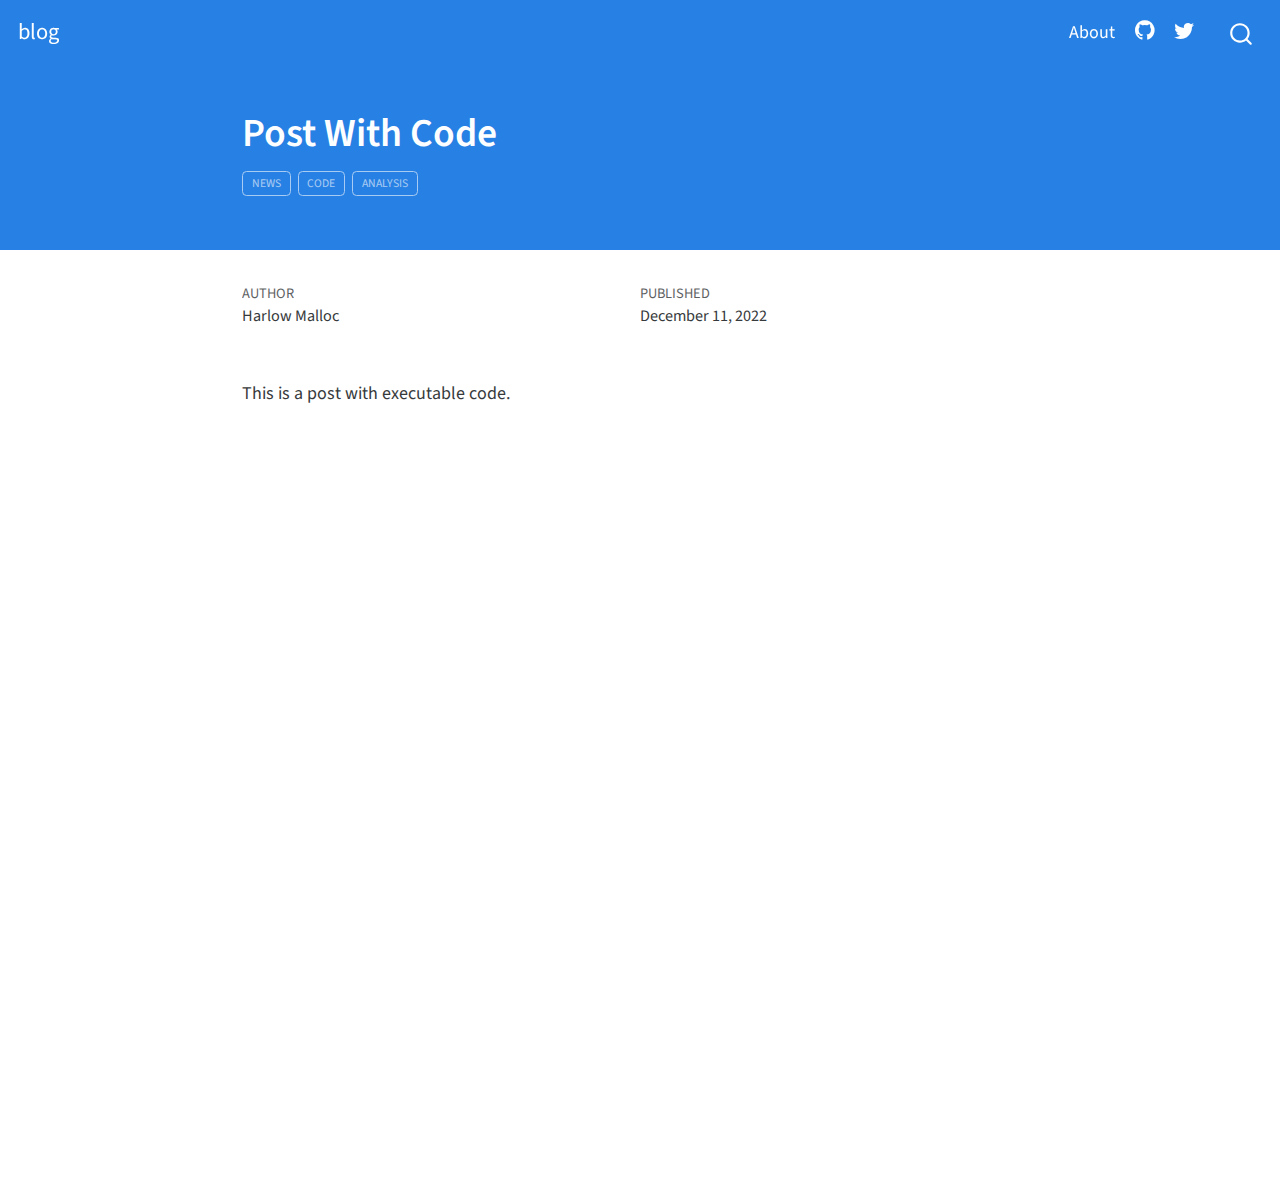
<file: _site/posts/post-with-code/index.html>
<!DOCTYPE html>
<html xmlns="http://www.w3.org/1999/xhtml" lang="en" xml:lang="en"><head>

<meta charset="utf-8">
<meta name="generator" content="quarto-1.2.269">

<meta name="viewport" content="width=device-width, initial-scale=1.0, user-scalable=yes">

<meta name="author" content="Harlow Malloc">
<meta name="dcterms.date" content="2022-12-11">

<title>blog - Post With Code</title>
<style>
code{white-space: pre-wrap;}
span.smallcaps{font-variant: small-caps;}
div.columns{display: flex; gap: min(4vw, 1.5em);}
div.column{flex: auto; overflow-x: auto;}
div.hanging-indent{margin-left: 1.5em; text-indent: -1.5em;}
ul.task-list{list-style: none;}
ul.task-list li input[type="checkbox"] {
  width: 0.8em;
  margin: 0 0.8em 0.2em -1.6em;
  vertical-align: middle;
}
</style>


<script src="../../site_libs/quarto-nav/quarto-nav.js"></script>
<script src="../../site_libs/quarto-nav/headroom.min.js"></script>
<script src="../../site_libs/clipboard/clipboard.min.js"></script>
<script src="../../site_libs/quarto-search/autocomplete.umd.js"></script>
<script src="../../site_libs/quarto-search/fuse.min.js"></script>
<script src="../../site_libs/quarto-search/quarto-search.js"></script>
<meta name="quarto:offset" content="../../">
<script src="../../site_libs/quarto-html/quarto.js"></script>
<script src="../../site_libs/quarto-html/popper.min.js"></script>
<script src="../../site_libs/quarto-html/tippy.umd.min.js"></script>
<script src="../../site_libs/quarto-html/anchor.min.js"></script>
<link href="../../site_libs/quarto-html/tippy.css" rel="stylesheet">
<link href="../../site_libs/quarto-html/quarto-syntax-highlighting.css" rel="stylesheet" id="quarto-text-highlighting-styles">
<script src="../../site_libs/bootstrap/bootstrap.min.js"></script>
<link href="../../site_libs/bootstrap/bootstrap-icons.css" rel="stylesheet">
<link href="../../site_libs/bootstrap/bootstrap.min.css" rel="stylesheet" id="quarto-bootstrap" data-mode="light">
<script id="quarto-search-options" type="application/json">{
  "location": "navbar",
  "copy-button": false,
  "collapse-after": 3,
  "panel-placement": "end",
  "type": "overlay",
  "limit": 20,
  "language": {
    "search-no-results-text": "No results",
    "search-matching-documents-text": "matching documents",
    "search-copy-link-title": "Copy link to search",
    "search-hide-matches-text": "Hide additional matches",
    "search-more-match-text": "more match in this document",
    "search-more-matches-text": "more matches in this document",
    "search-clear-button-title": "Clear",
    "search-detached-cancel-button-title": "Cancel",
    "search-submit-button-title": "Submit"
  }
}</script>


<link rel="stylesheet" href="../../styles.css">
</head>

<body class="nav-fixed fullcontent">

<div id="quarto-search-results"></div>
  <header id="quarto-header" class="headroom fixed-top">
    <nav class="navbar navbar-expand-lg navbar-dark ">
      <div class="navbar-container container-fluid">
      <div class="navbar-brand-container">
    <a class="navbar-brand" href="../../index.html">
    <span class="navbar-title">blog</span>
    </a>
  </div>
          <button class="navbar-toggler" type="button" data-bs-toggle="collapse" data-bs-target="#navbarCollapse" aria-controls="navbarCollapse" aria-expanded="false" aria-label="Toggle navigation" onclick="if (window.quartoToggleHeadroom) { window.quartoToggleHeadroom(); }">
  <span class="navbar-toggler-icon"></span>
</button>
          <div class="collapse navbar-collapse" id="navbarCollapse">
            <ul class="navbar-nav navbar-nav-scroll ms-auto">
  <li class="nav-item">
    <a class="nav-link" href="../../about.html">
 <span class="menu-text">About</span></a>
  </li>  
  <li class="nav-item compact">
    <a class="nav-link" href="https://github.com/"><i class="bi bi-github" role="img">
</i> 
 <span class="menu-text"></span></a>
  </li>  
  <li class="nav-item compact">
    <a class="nav-link" href="https://twitter.com"><i class="bi bi-twitter" role="img">
</i> 
 <span class="menu-text"></span></a>
  </li>  
</ul>
              <div id="quarto-search" class="" title="Search"></div>
          </div> <!-- /navcollapse -->
      </div> <!-- /container-fluid -->
    </nav>
</header>
<!-- content -->
<header id="title-block-header" class="quarto-title-block default page-columns page-full">
  <div class="quarto-title-banner page-columns page-full">
    <div class="quarto-title column-body">
      <h1 class="title">Post With Code</h1>
                                <div class="quarto-categories">
                <div class="quarto-category">news</div>
                <div class="quarto-category">code</div>
                <div class="quarto-category">analysis</div>
              </div>
                  </div>
  </div>
    
  
  <div class="quarto-title-meta">

      <div>
      <div class="quarto-title-meta-heading">Author</div>
      <div class="quarto-title-meta-contents">
               <p>Harlow Malloc </p>
            </div>
    </div>
      
      <div>
      <div class="quarto-title-meta-heading">Published</div>
      <div class="quarto-title-meta-contents">
        <p class="date">December 11, 2022</p>
      </div>
    </div>
    
      
    </div>
    
  
  </header><div id="quarto-content" class="quarto-container page-columns page-rows-contents page-layout-article page-navbar">
<!-- sidebar -->
<!-- margin-sidebar -->
    
<!-- main -->
<main class="content quarto-banner-title-block" id="quarto-document-content">




<p>This is a post with executable code.</p>



</main> <!-- /main -->
<script id="quarto-html-after-body" type="application/javascript">
window.document.addEventListener("DOMContentLoaded", function (event) {
  const toggleBodyColorMode = (bsSheetEl) => {
    const mode = bsSheetEl.getAttribute("data-mode");
    const bodyEl = window.document.querySelector("body");
    if (mode === "dark") {
      bodyEl.classList.add("quarto-dark");
      bodyEl.classList.remove("quarto-light");
    } else {
      bodyEl.classList.add("quarto-light");
      bodyEl.classList.remove("quarto-dark");
    }
  }
  const toggleBodyColorPrimary = () => {
    const bsSheetEl = window.document.querySelector("link#quarto-bootstrap");
    if (bsSheetEl) {
      toggleBodyColorMode(bsSheetEl);
    }
  }
  toggleBodyColorPrimary();  
  const icon = "";
  const anchorJS = new window.AnchorJS();
  anchorJS.options = {
    placement: 'right',
    icon: icon
  };
  anchorJS.add('.anchored');
  const clipboard = new window.ClipboardJS('.code-copy-button', {
    target: function(trigger) {
      return trigger.previousElementSibling;
    }
  });
  clipboard.on('success', function(e) {
    // button target
    const button = e.trigger;
    // don't keep focus
    button.blur();
    // flash "checked"
    button.classList.add('code-copy-button-checked');
    var currentTitle = button.getAttribute("title");
    button.setAttribute("title", "Copied!");
    let tooltip;
    if (window.bootstrap) {
      button.setAttribute("data-bs-toggle", "tooltip");
      button.setAttribute("data-bs-placement", "left");
      button.setAttribute("data-bs-title", "Copied!");
      tooltip = new bootstrap.Tooltip(button, 
        { trigger: "manual", 
          customClass: "code-copy-button-tooltip",
          offset: [0, -8]});
      tooltip.show();    
    }
    setTimeout(function() {
      if (tooltip) {
        tooltip.hide();
        button.removeAttribute("data-bs-title");
        button.removeAttribute("data-bs-toggle");
        button.removeAttribute("data-bs-placement");
      }
      button.setAttribute("title", currentTitle);
      button.classList.remove('code-copy-button-checked');
    }, 1000);
    // clear code selection
    e.clearSelection();
  });
  function tippyHover(el, contentFn) {
    const config = {
      allowHTML: true,
      content: contentFn,
      maxWidth: 500,
      delay: 100,
      arrow: false,
      appendTo: function(el) {
          return el.parentElement;
      },
      interactive: true,
      interactiveBorder: 10,
      theme: 'quarto',
      placement: 'bottom-start'
    };
    window.tippy(el, config); 
  }
  const noterefs = window.document.querySelectorAll('a[role="doc-noteref"]');
  for (var i=0; i<noterefs.length; i++) {
    const ref = noterefs[i];
    tippyHover(ref, function() {
      // use id or data attribute instead here
      let href = ref.getAttribute('data-footnote-href') || ref.getAttribute('href');
      try { href = new URL(href).hash; } catch {}
      const id = href.replace(/^#\/?/, "");
      const note = window.document.getElementById(id);
      return note.innerHTML;
    });
  }
  const findCites = (el) => {
    const parentEl = el.parentElement;
    if (parentEl) {
      const cites = parentEl.dataset.cites;
      if (cites) {
        return {
          el,
          cites: cites.split(' ')
        };
      } else {
        return findCites(el.parentElement)
      }
    } else {
      return undefined;
    }
  };
  var bibliorefs = window.document.querySelectorAll('a[role="doc-biblioref"]');
  for (var i=0; i<bibliorefs.length; i++) {
    const ref = bibliorefs[i];
    const citeInfo = findCites(ref);
    if (citeInfo) {
      tippyHover(citeInfo.el, function() {
        var popup = window.document.createElement('div');
        citeInfo.cites.forEach(function(cite) {
          var citeDiv = window.document.createElement('div');
          citeDiv.classList.add('hanging-indent');
          citeDiv.classList.add('csl-entry');
          var biblioDiv = window.document.getElementById('ref-' + cite);
          if (biblioDiv) {
            citeDiv.innerHTML = biblioDiv.innerHTML;
          }
          popup.appendChild(citeDiv);
        });
        return popup.innerHTML;
      });
    }
  }
});
</script>
</div> <!-- /content -->



</body></html>
</file>
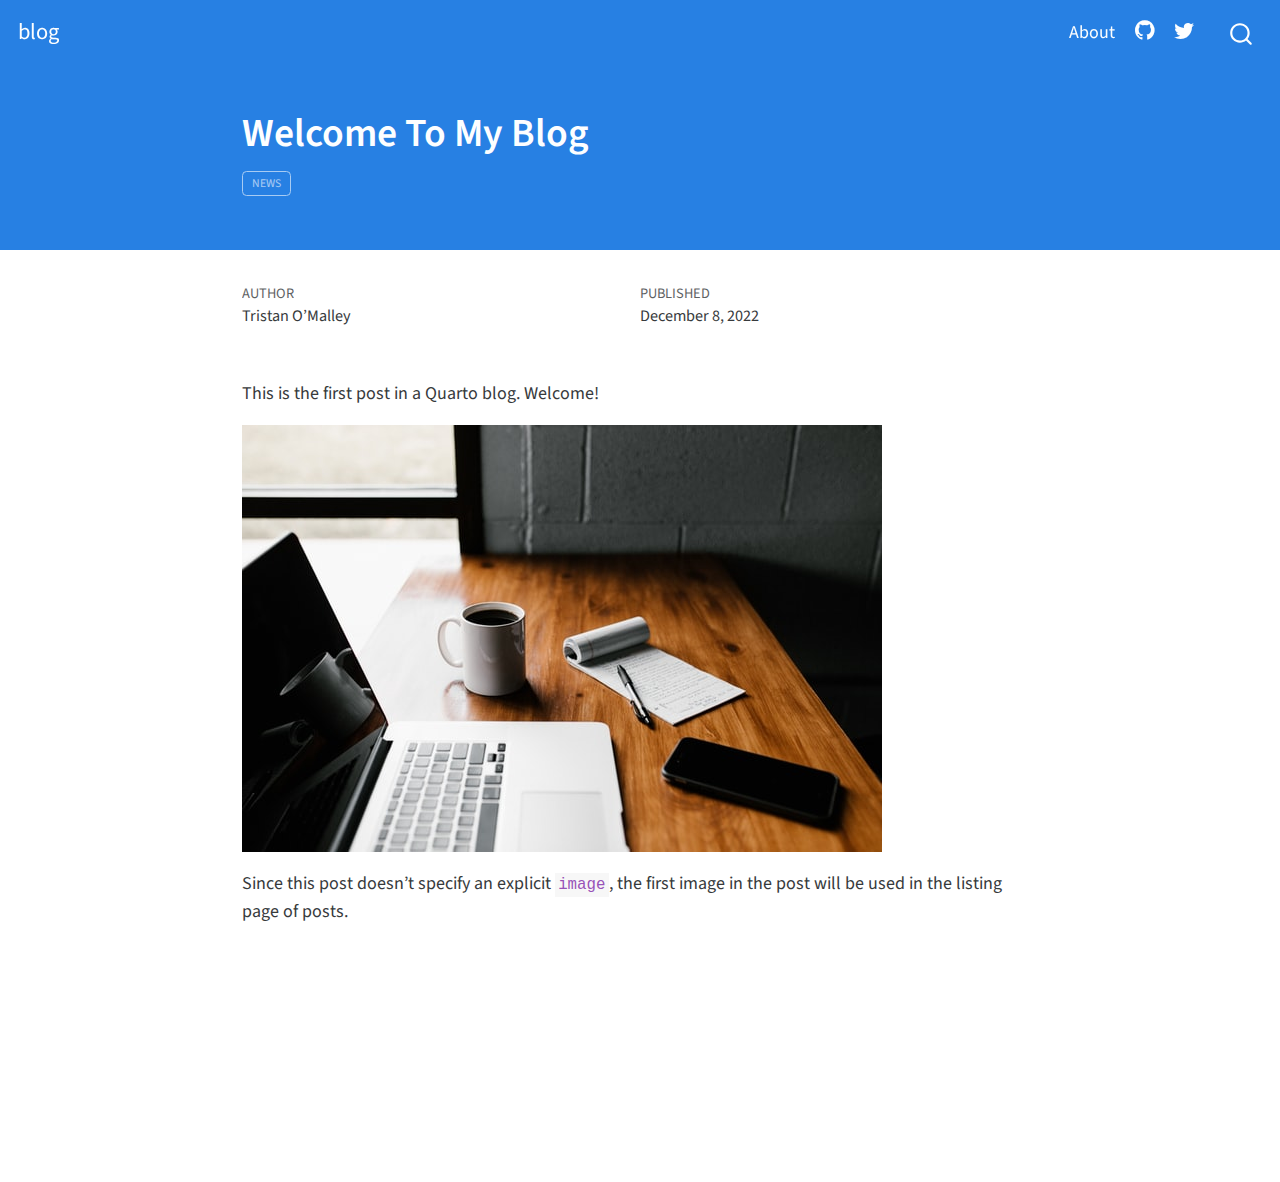
<file: _site/posts/welcome/index.html>
<!DOCTYPE html>
<html xmlns="http://www.w3.org/1999/xhtml" lang="en" xml:lang="en"><head>

<meta charset="utf-8">
<meta name="generator" content="quarto-1.2.269">

<meta name="viewport" content="width=device-width, initial-scale=1.0, user-scalable=yes">

<meta name="author" content="Tristan O’Malley">
<meta name="dcterms.date" content="2022-12-08">

<title>blog - Welcome To My Blog</title>
<style>
code{white-space: pre-wrap;}
span.smallcaps{font-variant: small-caps;}
div.columns{display: flex; gap: min(4vw, 1.5em);}
div.column{flex: auto; overflow-x: auto;}
div.hanging-indent{margin-left: 1.5em; text-indent: -1.5em;}
ul.task-list{list-style: none;}
ul.task-list li input[type="checkbox"] {
  width: 0.8em;
  margin: 0 0.8em 0.2em -1.6em;
  vertical-align: middle;
}
</style>


<script src="../../site_libs/quarto-nav/quarto-nav.js"></script>
<script src="../../site_libs/quarto-nav/headroom.min.js"></script>
<script src="../../site_libs/clipboard/clipboard.min.js"></script>
<script src="../../site_libs/quarto-search/autocomplete.umd.js"></script>
<script src="../../site_libs/quarto-search/fuse.min.js"></script>
<script src="../../site_libs/quarto-search/quarto-search.js"></script>
<meta name="quarto:offset" content="../../">
<script src="../../site_libs/quarto-html/quarto.js"></script>
<script src="../../site_libs/quarto-html/popper.min.js"></script>
<script src="../../site_libs/quarto-html/tippy.umd.min.js"></script>
<script src="../../site_libs/quarto-html/anchor.min.js"></script>
<link href="../../site_libs/quarto-html/tippy.css" rel="stylesheet">
<link href="../../site_libs/quarto-html/quarto-syntax-highlighting.css" rel="stylesheet" id="quarto-text-highlighting-styles">
<script src="../../site_libs/bootstrap/bootstrap.min.js"></script>
<link href="../../site_libs/bootstrap/bootstrap-icons.css" rel="stylesheet">
<link href="../../site_libs/bootstrap/bootstrap.min.css" rel="stylesheet" id="quarto-bootstrap" data-mode="light">
<script id="quarto-search-options" type="application/json">{
  "location": "navbar",
  "copy-button": false,
  "collapse-after": 3,
  "panel-placement": "end",
  "type": "overlay",
  "limit": 20,
  "language": {
    "search-no-results-text": "No results",
    "search-matching-documents-text": "matching documents",
    "search-copy-link-title": "Copy link to search",
    "search-hide-matches-text": "Hide additional matches",
    "search-more-match-text": "more match in this document",
    "search-more-matches-text": "more matches in this document",
    "search-clear-button-title": "Clear",
    "search-detached-cancel-button-title": "Cancel",
    "search-submit-button-title": "Submit"
  }
}</script>


<link rel="stylesheet" href="../../styles.css">
</head>

<body class="nav-fixed fullcontent">

<div id="quarto-search-results"></div>
  <header id="quarto-header" class="headroom fixed-top">
    <nav class="navbar navbar-expand-lg navbar-dark ">
      <div class="navbar-container container-fluid">
      <div class="navbar-brand-container">
    <a class="navbar-brand" href="../../index.html">
    <span class="navbar-title">blog</span>
    </a>
  </div>
          <button class="navbar-toggler" type="button" data-bs-toggle="collapse" data-bs-target="#navbarCollapse" aria-controls="navbarCollapse" aria-expanded="false" aria-label="Toggle navigation" onclick="if (window.quartoToggleHeadroom) { window.quartoToggleHeadroom(); }">
  <span class="navbar-toggler-icon"></span>
</button>
          <div class="collapse navbar-collapse" id="navbarCollapse">
            <ul class="navbar-nav navbar-nav-scroll ms-auto">
  <li class="nav-item">
    <a class="nav-link" href="../../about.html">
 <span class="menu-text">About</span></a>
  </li>  
  <li class="nav-item compact">
    <a class="nav-link" href="https://github.com/"><i class="bi bi-github" role="img">
</i> 
 <span class="menu-text"></span></a>
  </li>  
  <li class="nav-item compact">
    <a class="nav-link" href="https://twitter.com"><i class="bi bi-twitter" role="img">
</i> 
 <span class="menu-text"></span></a>
  </li>  
</ul>
              <div id="quarto-search" class="" title="Search"></div>
          </div> <!-- /navcollapse -->
      </div> <!-- /container-fluid -->
    </nav>
</header>
<!-- content -->
<header id="title-block-header" class="quarto-title-block default page-columns page-full">
  <div class="quarto-title-banner page-columns page-full">
    <div class="quarto-title column-body">
      <h1 class="title">Welcome To My Blog</h1>
                                <div class="quarto-categories">
                <div class="quarto-category">news</div>
              </div>
                  </div>
  </div>
    
  
  <div class="quarto-title-meta">

      <div>
      <div class="quarto-title-meta-heading">Author</div>
      <div class="quarto-title-meta-contents">
               <p>Tristan O’Malley </p>
            </div>
    </div>
      
      <div>
      <div class="quarto-title-meta-heading">Published</div>
      <div class="quarto-title-meta-contents">
        <p class="date">December 8, 2022</p>
      </div>
    </div>
    
      
    </div>
    
  
  </header><div id="quarto-content" class="quarto-container page-columns page-rows-contents page-layout-article page-navbar">
<!-- sidebar -->
<!-- margin-sidebar -->
    
<!-- main -->
<main class="content quarto-banner-title-block" id="quarto-document-content">




<p>This is the first post in a Quarto blog. Welcome!</p>
<p><img src="thumbnail.jpg" class="img-fluid"></p>
<p>Since this post doesn’t specify an explicit <code>image</code>, the first image in the post will be used in the listing page of posts.</p>



</main> <!-- /main -->
<script id="quarto-html-after-body" type="application/javascript">
window.document.addEventListener("DOMContentLoaded", function (event) {
  const toggleBodyColorMode = (bsSheetEl) => {
    const mode = bsSheetEl.getAttribute("data-mode");
    const bodyEl = window.document.querySelector("body");
    if (mode === "dark") {
      bodyEl.classList.add("quarto-dark");
      bodyEl.classList.remove("quarto-light");
    } else {
      bodyEl.classList.add("quarto-light");
      bodyEl.classList.remove("quarto-dark");
    }
  }
  const toggleBodyColorPrimary = () => {
    const bsSheetEl = window.document.querySelector("link#quarto-bootstrap");
    if (bsSheetEl) {
      toggleBodyColorMode(bsSheetEl);
    }
  }
  toggleBodyColorPrimary();  
  const icon = "";
  const anchorJS = new window.AnchorJS();
  anchorJS.options = {
    placement: 'right',
    icon: icon
  };
  anchorJS.add('.anchored');
  const clipboard = new window.ClipboardJS('.code-copy-button', {
    target: function(trigger) {
      return trigger.previousElementSibling;
    }
  });
  clipboard.on('success', function(e) {
    // button target
    const button = e.trigger;
    // don't keep focus
    button.blur();
    // flash "checked"
    button.classList.add('code-copy-button-checked');
    var currentTitle = button.getAttribute("title");
    button.setAttribute("title", "Copied!");
    let tooltip;
    if (window.bootstrap) {
      button.setAttribute("data-bs-toggle", "tooltip");
      button.setAttribute("data-bs-placement", "left");
      button.setAttribute("data-bs-title", "Copied!");
      tooltip = new bootstrap.Tooltip(button, 
        { trigger: "manual", 
          customClass: "code-copy-button-tooltip",
          offset: [0, -8]});
      tooltip.show();    
    }
    setTimeout(function() {
      if (tooltip) {
        tooltip.hide();
        button.removeAttribute("data-bs-title");
        button.removeAttribute("data-bs-toggle");
        button.removeAttribute("data-bs-placement");
      }
      button.setAttribute("title", currentTitle);
      button.classList.remove('code-copy-button-checked');
    }, 1000);
    // clear code selection
    e.clearSelection();
  });
  function tippyHover(el, contentFn) {
    const config = {
      allowHTML: true,
      content: contentFn,
      maxWidth: 500,
      delay: 100,
      arrow: false,
      appendTo: function(el) {
          return el.parentElement;
      },
      interactive: true,
      interactiveBorder: 10,
      theme: 'quarto',
      placement: 'bottom-start'
    };
    window.tippy(el, config); 
  }
  const noterefs = window.document.querySelectorAll('a[role="doc-noteref"]');
  for (var i=0; i<noterefs.length; i++) {
    const ref = noterefs[i];
    tippyHover(ref, function() {
      // use id or data attribute instead here
      let href = ref.getAttribute('data-footnote-href') || ref.getAttribute('href');
      try { href = new URL(href).hash; } catch {}
      const id = href.replace(/^#\/?/, "");
      const note = window.document.getElementById(id);
      return note.innerHTML;
    });
  }
  const findCites = (el) => {
    const parentEl = el.parentElement;
    if (parentEl) {
      const cites = parentEl.dataset.cites;
      if (cites) {
        return {
          el,
          cites: cites.split(' ')
        };
      } else {
        return findCites(el.parentElement)
      }
    } else {
      return undefined;
    }
  };
  var bibliorefs = window.document.querySelectorAll('a[role="doc-biblioref"]');
  for (var i=0; i<bibliorefs.length; i++) {
    const ref = bibliorefs[i];
    const citeInfo = findCites(ref);
    if (citeInfo) {
      tippyHover(citeInfo.el, function() {
        var popup = window.document.createElement('div');
        citeInfo.cites.forEach(function(cite) {
          var citeDiv = window.document.createElement('div');
          citeDiv.classList.add('hanging-indent');
          citeDiv.classList.add('csl-entry');
          var biblioDiv = window.document.getElementById('ref-' + cite);
          if (biblioDiv) {
            citeDiv.innerHTML = biblioDiv.innerHTML;
          }
          popup.appendChild(citeDiv);
        });
        return popup.innerHTML;
      });
    }
  }
});
</script>
</div> <!-- /content -->



</body></html>
</file>
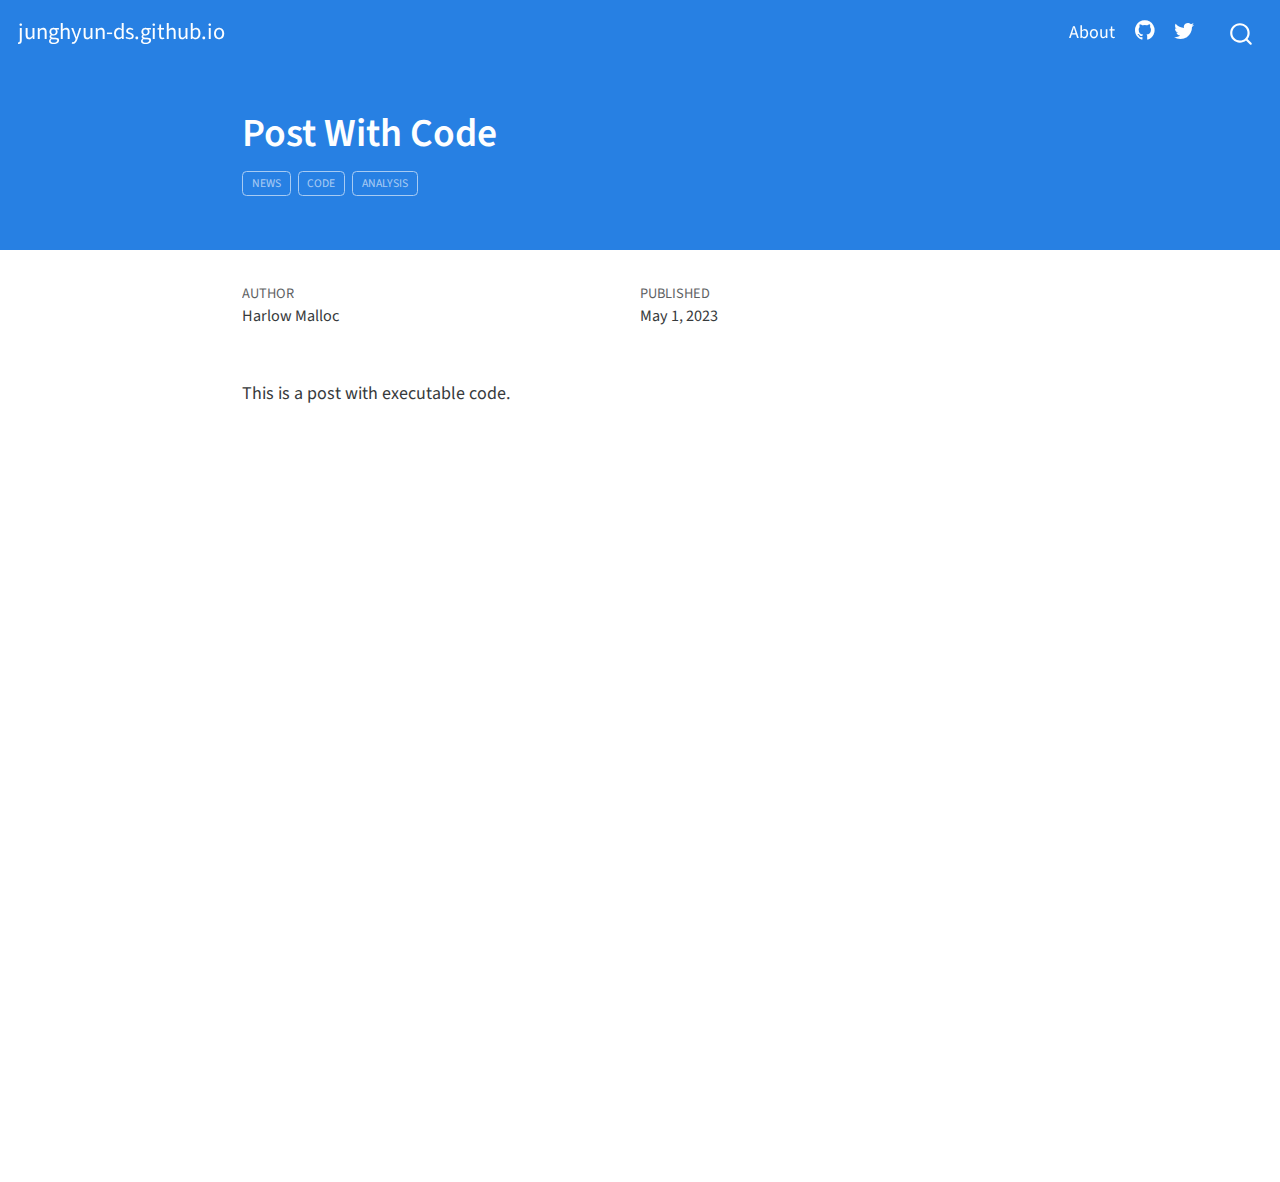
<file: docs/posts/post-with-code/index.html>
<!DOCTYPE html>
<html xmlns="http://www.w3.org/1999/xhtml" lang="en" xml:lang="en"><head>

<meta charset="utf-8">
<meta name="generator" content="quarto-1.2.335">

<meta name="viewport" content="width=device-width, initial-scale=1.0, user-scalable=yes">

<meta name="author" content="Harlow Malloc">
<meta name="dcterms.date" content="2023-05-01">

<title>junghyun-ds.github.io - Post With Code</title>
<style>
code{white-space: pre-wrap;}
span.smallcaps{font-variant: small-caps;}
div.columns{display: flex; gap: min(4vw, 1.5em);}
div.column{flex: auto; overflow-x: auto;}
div.hanging-indent{margin-left: 1.5em; text-indent: -1.5em;}
ul.task-list{list-style: none;}
ul.task-list li input[type="checkbox"] {
  width: 0.8em;
  margin: 0 0.8em 0.2em -1.6em;
  vertical-align: middle;
}
</style>


<script src="../../site_libs/quarto-nav/quarto-nav.js"></script>
<script src="../../site_libs/quarto-nav/headroom.min.js"></script>
<script src="../../site_libs/clipboard/clipboard.min.js"></script>
<script src="../../site_libs/quarto-search/autocomplete.umd.js"></script>
<script src="../../site_libs/quarto-search/fuse.min.js"></script>
<script src="../../site_libs/quarto-search/quarto-search.js"></script>
<meta name="quarto:offset" content="../../">
<script src="../../site_libs/quarto-html/quarto.js"></script>
<script src="../../site_libs/quarto-html/popper.min.js"></script>
<script src="../../site_libs/quarto-html/tippy.umd.min.js"></script>
<script src="../../site_libs/quarto-html/anchor.min.js"></script>
<link href="../../site_libs/quarto-html/tippy.css" rel="stylesheet">
<link href="../../site_libs/quarto-html/quarto-syntax-highlighting.css" rel="stylesheet" id="quarto-text-highlighting-styles">
<script src="../../site_libs/bootstrap/bootstrap.min.js"></script>
<link href="../../site_libs/bootstrap/bootstrap-icons.css" rel="stylesheet">
<link href="../../site_libs/bootstrap/bootstrap.min.css" rel="stylesheet" id="quarto-bootstrap" data-mode="light">
<script id="quarto-search-options" type="application/json">{
  "location": "navbar",
  "copy-button": false,
  "collapse-after": 3,
  "panel-placement": "end",
  "type": "overlay",
  "limit": 20,
  "language": {
    "search-no-results-text": "No results",
    "search-matching-documents-text": "matching documents",
    "search-copy-link-title": "Copy link to search",
    "search-hide-matches-text": "Hide additional matches",
    "search-more-match-text": "more match in this document",
    "search-more-matches-text": "more matches in this document",
    "search-clear-button-title": "Clear",
    "search-detached-cancel-button-title": "Cancel",
    "search-submit-button-title": "Submit"
  }
}</script>


<link rel="stylesheet" href="../../styles.css">
</head>

<body class="nav-fixed fullcontent">

<div id="quarto-search-results"></div>
  <header id="quarto-header" class="headroom fixed-top">
    <nav class="navbar navbar-expand-lg navbar-dark ">
      <div class="navbar-container container-fluid">
      <div class="navbar-brand-container">
    <a class="navbar-brand" href="../../index.html">
    <span class="navbar-title">junghyun-ds.github.io</span>
    </a>
  </div>
          <button class="navbar-toggler" type="button" data-bs-toggle="collapse" data-bs-target="#navbarCollapse" aria-controls="navbarCollapse" aria-expanded="false" aria-label="Toggle navigation" onclick="if (window.quartoToggleHeadroom) { window.quartoToggleHeadroom(); }">
  <span class="navbar-toggler-icon"></span>
</button>
          <div class="collapse navbar-collapse" id="navbarCollapse">
            <ul class="navbar-nav navbar-nav-scroll ms-auto">
  <li class="nav-item">
    <a class="nav-link" href="../../about.html">
 <span class="menu-text">About</span></a>
  </li>  
  <li class="nav-item compact">
    <a class="nav-link" href="https://github.com/"><i class="bi bi-github" role="img">
</i> 
 <span class="menu-text"></span></a>
  </li>  
  <li class="nav-item compact">
    <a class="nav-link" href="https://twitter.com"><i class="bi bi-twitter" role="img">
</i> 
 <span class="menu-text"></span></a>
  </li>  
</ul>
              <div id="quarto-search" class="" title="Search"></div>
          </div> <!-- /navcollapse -->
      </div> <!-- /container-fluid -->
    </nav>
</header>
<!-- content -->
<header id="title-block-header" class="quarto-title-block default page-columns page-full">
  <div class="quarto-title-banner page-columns page-full">
    <div class="quarto-title column-body">
      <h1 class="title">Post With Code</h1>
                                <div class="quarto-categories">
                <div class="quarto-category">news</div>
                <div class="quarto-category">code</div>
                <div class="quarto-category">analysis</div>
              </div>
                  </div>
  </div>
    
  
  <div class="quarto-title-meta">

      <div>
      <div class="quarto-title-meta-heading">Author</div>
      <div class="quarto-title-meta-contents">
               <p>Harlow Malloc </p>
            </div>
    </div>
      
      <div>
      <div class="quarto-title-meta-heading">Published</div>
      <div class="quarto-title-meta-contents">
        <p class="date">May 1, 2023</p>
      </div>
    </div>
    
      
    </div>
    
  
  </header><div id="quarto-content" class="quarto-container page-columns page-rows-contents page-layout-article page-navbar">
<!-- sidebar -->
<!-- margin-sidebar -->
    
<!-- main -->
<main class="content quarto-banner-title-block" id="quarto-document-content">




<p>This is a post with executable code.</p>



</main> <!-- /main -->
<script id="quarto-html-after-body" type="application/javascript">
window.document.addEventListener("DOMContentLoaded", function (event) {
  const toggleBodyColorMode = (bsSheetEl) => {
    const mode = bsSheetEl.getAttribute("data-mode");
    const bodyEl = window.document.querySelector("body");
    if (mode === "dark") {
      bodyEl.classList.add("quarto-dark");
      bodyEl.classList.remove("quarto-light");
    } else {
      bodyEl.classList.add("quarto-light");
      bodyEl.classList.remove("quarto-dark");
    }
  }
  const toggleBodyColorPrimary = () => {
    const bsSheetEl = window.document.querySelector("link#quarto-bootstrap");
    if (bsSheetEl) {
      toggleBodyColorMode(bsSheetEl);
    }
  }
  toggleBodyColorPrimary();  
  const icon = "";
  const anchorJS = new window.AnchorJS();
  anchorJS.options = {
    placement: 'right',
    icon: icon
  };
  anchorJS.add('.anchored');
  const clipboard = new window.ClipboardJS('.code-copy-button', {
    target: function(trigger) {
      return trigger.previousElementSibling;
    }
  });
  clipboard.on('success', function(e) {
    // button target
    const button = e.trigger;
    // don't keep focus
    button.blur();
    // flash "checked"
    button.classList.add('code-copy-button-checked');
    var currentTitle = button.getAttribute("title");
    button.setAttribute("title", "Copied!");
    let tooltip;
    if (window.bootstrap) {
      button.setAttribute("data-bs-toggle", "tooltip");
      button.setAttribute("data-bs-placement", "left");
      button.setAttribute("data-bs-title", "Copied!");
      tooltip = new bootstrap.Tooltip(button, 
        { trigger: "manual", 
          customClass: "code-copy-button-tooltip",
          offset: [0, -8]});
      tooltip.show();    
    }
    setTimeout(function() {
      if (tooltip) {
        tooltip.hide();
        button.removeAttribute("data-bs-title");
        button.removeAttribute("data-bs-toggle");
        button.removeAttribute("data-bs-placement");
      }
      button.setAttribute("title", currentTitle);
      button.classList.remove('code-copy-button-checked');
    }, 1000);
    // clear code selection
    e.clearSelection();
  });
  function tippyHover(el, contentFn) {
    const config = {
      allowHTML: true,
      content: contentFn,
      maxWidth: 500,
      delay: 100,
      arrow: false,
      appendTo: function(el) {
          return el.parentElement;
      },
      interactive: true,
      interactiveBorder: 10,
      theme: 'quarto',
      placement: 'bottom-start'
    };
    window.tippy(el, config); 
  }
  const noterefs = window.document.querySelectorAll('a[role="doc-noteref"]');
  for (var i=0; i<noterefs.length; i++) {
    const ref = noterefs[i];
    tippyHover(ref, function() {
      // use id or data attribute instead here
      let href = ref.getAttribute('data-footnote-href') || ref.getAttribute('href');
      try { href = new URL(href).hash; } catch {}
      const id = href.replace(/^#\/?/, "");
      const note = window.document.getElementById(id);
      return note.innerHTML;
    });
  }
  const findCites = (el) => {
    const parentEl = el.parentElement;
    if (parentEl) {
      const cites = parentEl.dataset.cites;
      if (cites) {
        return {
          el,
          cites: cites.split(' ')
        };
      } else {
        return findCites(el.parentElement)
      }
    } else {
      return undefined;
    }
  };
  var bibliorefs = window.document.querySelectorAll('a[role="doc-biblioref"]');
  for (var i=0; i<bibliorefs.length; i++) {
    const ref = bibliorefs[i];
    const citeInfo = findCites(ref);
    if (citeInfo) {
      tippyHover(citeInfo.el, function() {
        var popup = window.document.createElement('div');
        citeInfo.cites.forEach(function(cite) {
          var citeDiv = window.document.createElement('div');
          citeDiv.classList.add('hanging-indent');
          citeDiv.classList.add('csl-entry');
          var biblioDiv = window.document.getElementById('ref-' + cite);
          if (biblioDiv) {
            citeDiv.innerHTML = biblioDiv.innerHTML;
          }
          popup.appendChild(citeDiv);
        });
        return popup.innerHTML;
      });
    }
  }
});
</script>
</div> <!-- /content -->



</body></html>
</file>
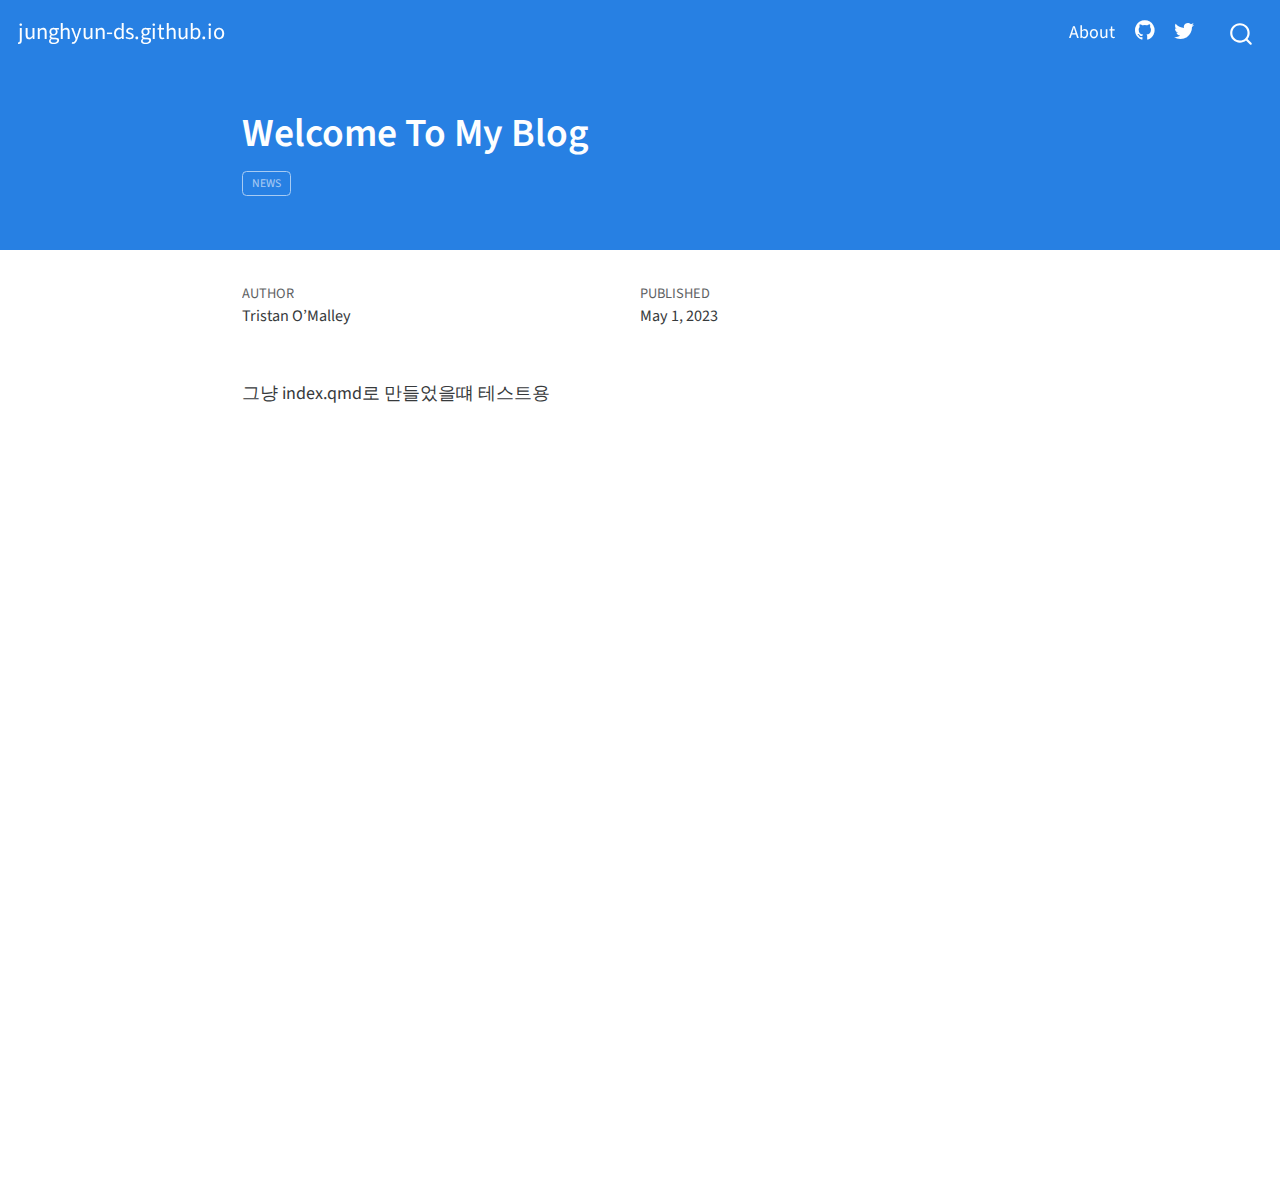
<file: docs/posts/test-post/index.html>
<!DOCTYPE html>
<html xmlns="http://www.w3.org/1999/xhtml" lang="en" xml:lang="en"><head>

<meta charset="utf-8">
<meta name="generator" content="quarto-1.2.335">

<meta name="viewport" content="width=device-width, initial-scale=1.0, user-scalable=yes">

<meta name="author" content="Tristan O’Malley">
<meta name="dcterms.date" content="2023-05-01">

<title>junghyun-ds.github.io - Welcome To My Blog</title>
<style>
code{white-space: pre-wrap;}
span.smallcaps{font-variant: small-caps;}
div.columns{display: flex; gap: min(4vw, 1.5em);}
div.column{flex: auto; overflow-x: auto;}
div.hanging-indent{margin-left: 1.5em; text-indent: -1.5em;}
ul.task-list{list-style: none;}
ul.task-list li input[type="checkbox"] {
  width: 0.8em;
  margin: 0 0.8em 0.2em -1.6em;
  vertical-align: middle;
}
</style>


<script src="../../site_libs/quarto-nav/quarto-nav.js"></script>
<script src="../../site_libs/quarto-nav/headroom.min.js"></script>
<script src="../../site_libs/clipboard/clipboard.min.js"></script>
<script src="../../site_libs/quarto-search/autocomplete.umd.js"></script>
<script src="../../site_libs/quarto-search/fuse.min.js"></script>
<script src="../../site_libs/quarto-search/quarto-search.js"></script>
<meta name="quarto:offset" content="../../">
<script src="../../site_libs/quarto-html/quarto.js"></script>
<script src="../../site_libs/quarto-html/popper.min.js"></script>
<script src="../../site_libs/quarto-html/tippy.umd.min.js"></script>
<script src="../../site_libs/quarto-html/anchor.min.js"></script>
<link href="../../site_libs/quarto-html/tippy.css" rel="stylesheet">
<link href="../../site_libs/quarto-html/quarto-syntax-highlighting.css" rel="stylesheet" id="quarto-text-highlighting-styles">
<script src="../../site_libs/bootstrap/bootstrap.min.js"></script>
<link href="../../site_libs/bootstrap/bootstrap-icons.css" rel="stylesheet">
<link href="../../site_libs/bootstrap/bootstrap.min.css" rel="stylesheet" id="quarto-bootstrap" data-mode="light">
<script id="quarto-search-options" type="application/json">{
  "location": "navbar",
  "copy-button": false,
  "collapse-after": 3,
  "panel-placement": "end",
  "type": "overlay",
  "limit": 20,
  "language": {
    "search-no-results-text": "No results",
    "search-matching-documents-text": "matching documents",
    "search-copy-link-title": "Copy link to search",
    "search-hide-matches-text": "Hide additional matches",
    "search-more-match-text": "more match in this document",
    "search-more-matches-text": "more matches in this document",
    "search-clear-button-title": "Clear",
    "search-detached-cancel-button-title": "Cancel",
    "search-submit-button-title": "Submit"
  }
}</script>


<link rel="stylesheet" href="../../styles.css">
</head>

<body class="nav-fixed fullcontent">

<div id="quarto-search-results"></div>
  <header id="quarto-header" class="headroom fixed-top">
    <nav class="navbar navbar-expand-lg navbar-dark ">
      <div class="navbar-container container-fluid">
      <div class="navbar-brand-container">
    <a class="navbar-brand" href="../../index.html">
    <span class="navbar-title">junghyun-ds.github.io</span>
    </a>
  </div>
          <button class="navbar-toggler" type="button" data-bs-toggle="collapse" data-bs-target="#navbarCollapse" aria-controls="navbarCollapse" aria-expanded="false" aria-label="Toggle navigation" onclick="if (window.quartoToggleHeadroom) { window.quartoToggleHeadroom(); }">
  <span class="navbar-toggler-icon"></span>
</button>
          <div class="collapse navbar-collapse" id="navbarCollapse">
            <ul class="navbar-nav navbar-nav-scroll ms-auto">
  <li class="nav-item">
    <a class="nav-link" href="../../about.html">
 <span class="menu-text">About</span></a>
  </li>  
  <li class="nav-item compact">
    <a class="nav-link" href="https://github.com/"><i class="bi bi-github" role="img">
</i> 
 <span class="menu-text"></span></a>
  </li>  
  <li class="nav-item compact">
    <a class="nav-link" href="https://twitter.com"><i class="bi bi-twitter" role="img">
</i> 
 <span class="menu-text"></span></a>
  </li>  
</ul>
              <div id="quarto-search" class="" title="Search"></div>
          </div> <!-- /navcollapse -->
      </div> <!-- /container-fluid -->
    </nav>
</header>
<!-- content -->
<header id="title-block-header" class="quarto-title-block default page-columns page-full">
  <div class="quarto-title-banner page-columns page-full">
    <div class="quarto-title column-body">
      <h1 class="title">Welcome To My Blog</h1>
                                <div class="quarto-categories">
                <div class="quarto-category">news</div>
              </div>
                  </div>
  </div>
    
  
  <div class="quarto-title-meta">

      <div>
      <div class="quarto-title-meta-heading">Author</div>
      <div class="quarto-title-meta-contents">
               <p>Tristan O’Malley </p>
            </div>
    </div>
      
      <div>
      <div class="quarto-title-meta-heading">Published</div>
      <div class="quarto-title-meta-contents">
        <p class="date">May 1, 2023</p>
      </div>
    </div>
    
      
    </div>
    
  
  </header><div id="quarto-content" class="quarto-container page-columns page-rows-contents page-layout-article page-navbar">
<!-- sidebar -->
<!-- margin-sidebar -->
    
<!-- main -->
<main class="content quarto-banner-title-block" id="quarto-document-content">




<p>그냥 index.qmd로 만들었을떄 테스트용</p>



</main> <!-- /main -->
<script id="quarto-html-after-body" type="application/javascript">
window.document.addEventListener("DOMContentLoaded", function (event) {
  const toggleBodyColorMode = (bsSheetEl) => {
    const mode = bsSheetEl.getAttribute("data-mode");
    const bodyEl = window.document.querySelector("body");
    if (mode === "dark") {
      bodyEl.classList.add("quarto-dark");
      bodyEl.classList.remove("quarto-light");
    } else {
      bodyEl.classList.add("quarto-light");
      bodyEl.classList.remove("quarto-dark");
    }
  }
  const toggleBodyColorPrimary = () => {
    const bsSheetEl = window.document.querySelector("link#quarto-bootstrap");
    if (bsSheetEl) {
      toggleBodyColorMode(bsSheetEl);
    }
  }
  toggleBodyColorPrimary();  
  const icon = "";
  const anchorJS = new window.AnchorJS();
  anchorJS.options = {
    placement: 'right',
    icon: icon
  };
  anchorJS.add('.anchored');
  const clipboard = new window.ClipboardJS('.code-copy-button', {
    target: function(trigger) {
      return trigger.previousElementSibling;
    }
  });
  clipboard.on('success', function(e) {
    // button target
    const button = e.trigger;
    // don't keep focus
    button.blur();
    // flash "checked"
    button.classList.add('code-copy-button-checked');
    var currentTitle = button.getAttribute("title");
    button.setAttribute("title", "Copied!");
    let tooltip;
    if (window.bootstrap) {
      button.setAttribute("data-bs-toggle", "tooltip");
      button.setAttribute("data-bs-placement", "left");
      button.setAttribute("data-bs-title", "Copied!");
      tooltip = new bootstrap.Tooltip(button, 
        { trigger: "manual", 
          customClass: "code-copy-button-tooltip",
          offset: [0, -8]});
      tooltip.show();    
    }
    setTimeout(function() {
      if (tooltip) {
        tooltip.hide();
        button.removeAttribute("data-bs-title");
        button.removeAttribute("data-bs-toggle");
        button.removeAttribute("data-bs-placement");
      }
      button.setAttribute("title", currentTitle);
      button.classList.remove('code-copy-button-checked');
    }, 1000);
    // clear code selection
    e.clearSelection();
  });
  function tippyHover(el, contentFn) {
    const config = {
      allowHTML: true,
      content: contentFn,
      maxWidth: 500,
      delay: 100,
      arrow: false,
      appendTo: function(el) {
          return el.parentElement;
      },
      interactive: true,
      interactiveBorder: 10,
      theme: 'quarto',
      placement: 'bottom-start'
    };
    window.tippy(el, config); 
  }
  const noterefs = window.document.querySelectorAll('a[role="doc-noteref"]');
  for (var i=0; i<noterefs.length; i++) {
    const ref = noterefs[i];
    tippyHover(ref, function() {
      // use id or data attribute instead here
      let href = ref.getAttribute('data-footnote-href') || ref.getAttribute('href');
      try { href = new URL(href).hash; } catch {}
      const id = href.replace(/^#\/?/, "");
      const note = window.document.getElementById(id);
      return note.innerHTML;
    });
  }
  const findCites = (el) => {
    const parentEl = el.parentElement;
    if (parentEl) {
      const cites = parentEl.dataset.cites;
      if (cites) {
        return {
          el,
          cites: cites.split(' ')
        };
      } else {
        return findCites(el.parentElement)
      }
    } else {
      return undefined;
    }
  };
  var bibliorefs = window.document.querySelectorAll('a[role="doc-biblioref"]');
  for (var i=0; i<bibliorefs.length; i++) {
    const ref = bibliorefs[i];
    const citeInfo = findCites(ref);
    if (citeInfo) {
      tippyHover(citeInfo.el, function() {
        var popup = window.document.createElement('div');
        citeInfo.cites.forEach(function(cite) {
          var citeDiv = window.document.createElement('div');
          citeDiv.classList.add('hanging-indent');
          citeDiv.classList.add('csl-entry');
          var biblioDiv = window.document.getElementById('ref-' + cite);
          if (biblioDiv) {
            citeDiv.innerHTML = biblioDiv.innerHTML;
          }
          popup.appendChild(citeDiv);
        });
        return popup.innerHTML;
      });
    }
  }
});
</script>
</div> <!-- /content -->



</body></html>
</file>
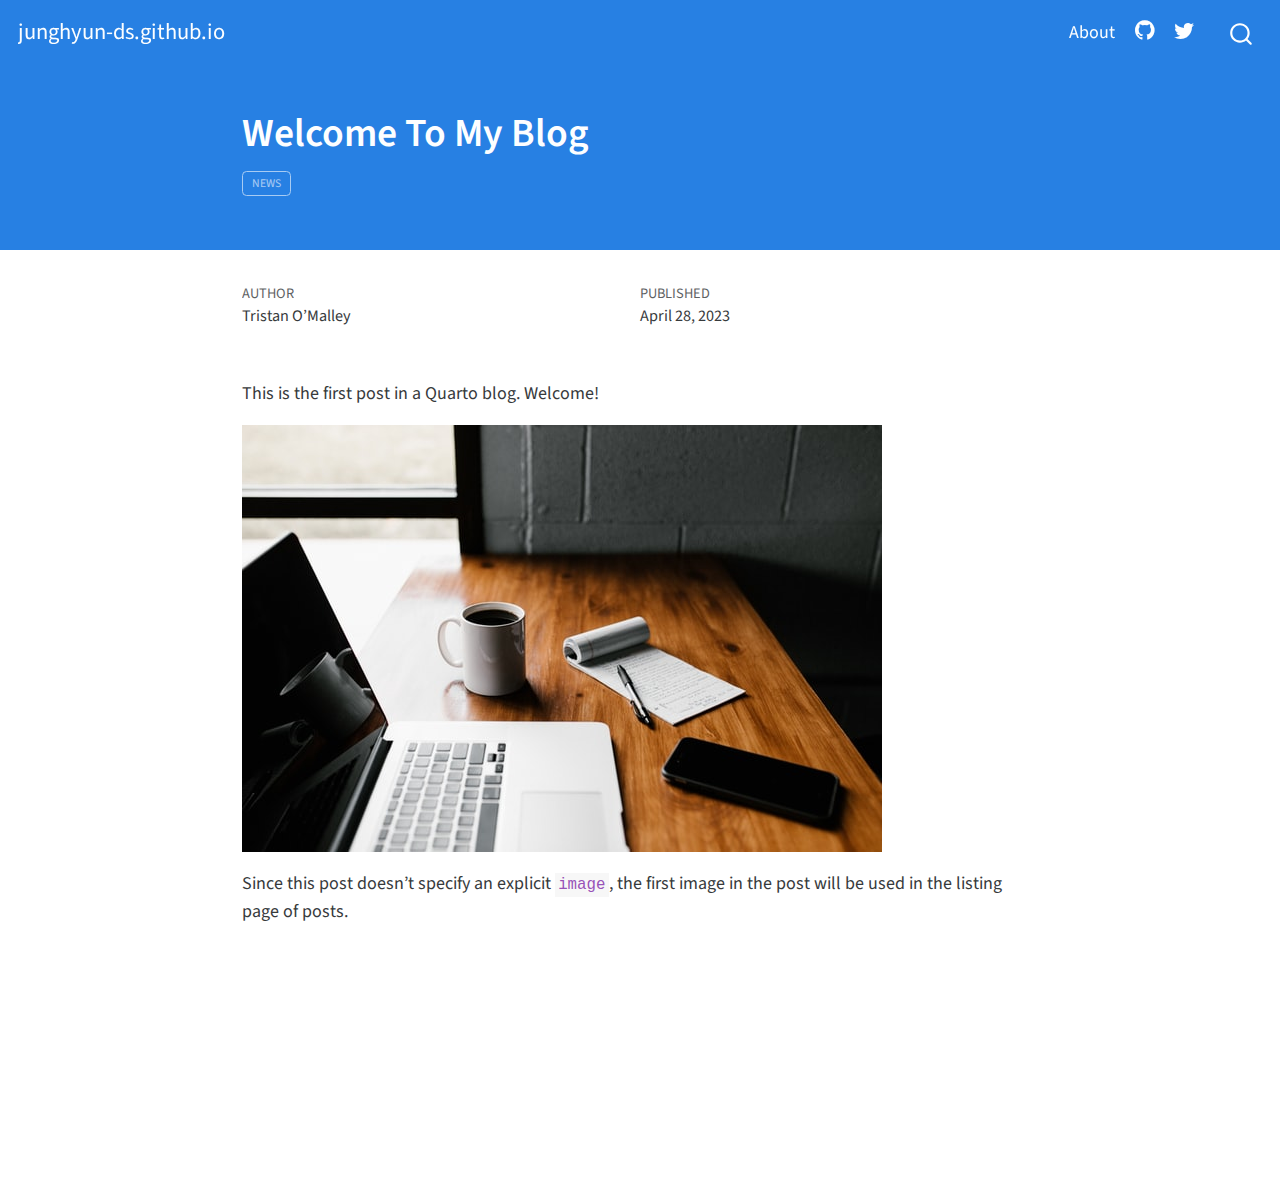
<file: docs/posts/welcome/index.html>
<!DOCTYPE html>
<html xmlns="http://www.w3.org/1999/xhtml" lang="en" xml:lang="en"><head>

<meta charset="utf-8">
<meta name="generator" content="quarto-1.2.335">

<meta name="viewport" content="width=device-width, initial-scale=1.0, user-scalable=yes">

<meta name="author" content="Tristan O’Malley">
<meta name="dcterms.date" content="2023-04-28">

<title>junghyun-ds.github.io - Welcome To My Blog</title>
<style>
code{white-space: pre-wrap;}
span.smallcaps{font-variant: small-caps;}
div.columns{display: flex; gap: min(4vw, 1.5em);}
div.column{flex: auto; overflow-x: auto;}
div.hanging-indent{margin-left: 1.5em; text-indent: -1.5em;}
ul.task-list{list-style: none;}
ul.task-list li input[type="checkbox"] {
  width: 0.8em;
  margin: 0 0.8em 0.2em -1.6em;
  vertical-align: middle;
}
</style>


<script src="../../site_libs/quarto-nav/quarto-nav.js"></script>
<script src="../../site_libs/quarto-nav/headroom.min.js"></script>
<script src="../../site_libs/clipboard/clipboard.min.js"></script>
<script src="../../site_libs/quarto-search/autocomplete.umd.js"></script>
<script src="../../site_libs/quarto-search/fuse.min.js"></script>
<script src="../../site_libs/quarto-search/quarto-search.js"></script>
<meta name="quarto:offset" content="../../">
<script src="../../site_libs/quarto-html/quarto.js"></script>
<script src="../../site_libs/quarto-html/popper.min.js"></script>
<script src="../../site_libs/quarto-html/tippy.umd.min.js"></script>
<script src="../../site_libs/quarto-html/anchor.min.js"></script>
<link href="../../site_libs/quarto-html/tippy.css" rel="stylesheet">
<link href="../../site_libs/quarto-html/quarto-syntax-highlighting.css" rel="stylesheet" id="quarto-text-highlighting-styles">
<script src="../../site_libs/bootstrap/bootstrap.min.js"></script>
<link href="../../site_libs/bootstrap/bootstrap-icons.css" rel="stylesheet">
<link href="../../site_libs/bootstrap/bootstrap.min.css" rel="stylesheet" id="quarto-bootstrap" data-mode="light">
<script id="quarto-search-options" type="application/json">{
  "location": "navbar",
  "copy-button": false,
  "collapse-after": 3,
  "panel-placement": "end",
  "type": "overlay",
  "limit": 20,
  "language": {
    "search-no-results-text": "No results",
    "search-matching-documents-text": "matching documents",
    "search-copy-link-title": "Copy link to search",
    "search-hide-matches-text": "Hide additional matches",
    "search-more-match-text": "more match in this document",
    "search-more-matches-text": "more matches in this document",
    "search-clear-button-title": "Clear",
    "search-detached-cancel-button-title": "Cancel",
    "search-submit-button-title": "Submit"
  }
}</script>


<link rel="stylesheet" href="../../styles.css">
</head>

<body class="nav-fixed fullcontent">

<div id="quarto-search-results"></div>
  <header id="quarto-header" class="headroom fixed-top">
    <nav class="navbar navbar-expand-lg navbar-dark ">
      <div class="navbar-container container-fluid">
      <div class="navbar-brand-container">
    <a class="navbar-brand" href="../../index.html">
    <span class="navbar-title">junghyun-ds.github.io</span>
    </a>
  </div>
          <button class="navbar-toggler" type="button" data-bs-toggle="collapse" data-bs-target="#navbarCollapse" aria-controls="navbarCollapse" aria-expanded="false" aria-label="Toggle navigation" onclick="if (window.quartoToggleHeadroom) { window.quartoToggleHeadroom(); }">
  <span class="navbar-toggler-icon"></span>
</button>
          <div class="collapse navbar-collapse" id="navbarCollapse">
            <ul class="navbar-nav navbar-nav-scroll ms-auto">
  <li class="nav-item">
    <a class="nav-link" href="../../about.html">
 <span class="menu-text">About</span></a>
  </li>  
  <li class="nav-item compact">
    <a class="nav-link" href="https://github.com/"><i class="bi bi-github" role="img">
</i> 
 <span class="menu-text"></span></a>
  </li>  
  <li class="nav-item compact">
    <a class="nav-link" href="https://twitter.com"><i class="bi bi-twitter" role="img">
</i> 
 <span class="menu-text"></span></a>
  </li>  
</ul>
              <div id="quarto-search" class="" title="Search"></div>
          </div> <!-- /navcollapse -->
      </div> <!-- /container-fluid -->
    </nav>
</header>
<!-- content -->
<header id="title-block-header" class="quarto-title-block default page-columns page-full">
  <div class="quarto-title-banner page-columns page-full">
    <div class="quarto-title column-body">
      <h1 class="title">Welcome To My Blog</h1>
                                <div class="quarto-categories">
                <div class="quarto-category">news</div>
              </div>
                  </div>
  </div>
    
  
  <div class="quarto-title-meta">

      <div>
      <div class="quarto-title-meta-heading">Author</div>
      <div class="quarto-title-meta-contents">
               <p>Tristan O’Malley </p>
            </div>
    </div>
      
      <div>
      <div class="quarto-title-meta-heading">Published</div>
      <div class="quarto-title-meta-contents">
        <p class="date">April 28, 2023</p>
      </div>
    </div>
    
      
    </div>
    
  
  </header><div id="quarto-content" class="quarto-container page-columns page-rows-contents page-layout-article page-navbar">
<!-- sidebar -->
<!-- margin-sidebar -->
    
<!-- main -->
<main class="content quarto-banner-title-block" id="quarto-document-content">




<p>This is the first post in a Quarto blog. Welcome!</p>
<p><img src="thumbnail.jpg" class="img-fluid"></p>
<p>Since this post doesn’t specify an explicit <code>image</code>, the first image in the post will be used in the listing page of posts.</p>



</main> <!-- /main -->
<script id="quarto-html-after-body" type="application/javascript">
window.document.addEventListener("DOMContentLoaded", function (event) {
  const toggleBodyColorMode = (bsSheetEl) => {
    const mode = bsSheetEl.getAttribute("data-mode");
    const bodyEl = window.document.querySelector("body");
    if (mode === "dark") {
      bodyEl.classList.add("quarto-dark");
      bodyEl.classList.remove("quarto-light");
    } else {
      bodyEl.classList.add("quarto-light");
      bodyEl.classList.remove("quarto-dark");
    }
  }
  const toggleBodyColorPrimary = () => {
    const bsSheetEl = window.document.querySelector("link#quarto-bootstrap");
    if (bsSheetEl) {
      toggleBodyColorMode(bsSheetEl);
    }
  }
  toggleBodyColorPrimary();  
  const icon = "";
  const anchorJS = new window.AnchorJS();
  anchorJS.options = {
    placement: 'right',
    icon: icon
  };
  anchorJS.add('.anchored');
  const clipboard = new window.ClipboardJS('.code-copy-button', {
    target: function(trigger) {
      return trigger.previousElementSibling;
    }
  });
  clipboard.on('success', function(e) {
    // button target
    const button = e.trigger;
    // don't keep focus
    button.blur();
    // flash "checked"
    button.classList.add('code-copy-button-checked');
    var currentTitle = button.getAttribute("title");
    button.setAttribute("title", "Copied!");
    let tooltip;
    if (window.bootstrap) {
      button.setAttribute("data-bs-toggle", "tooltip");
      button.setAttribute("data-bs-placement", "left");
      button.setAttribute("data-bs-title", "Copied!");
      tooltip = new bootstrap.Tooltip(button, 
        { trigger: "manual", 
          customClass: "code-copy-button-tooltip",
          offset: [0, -8]});
      tooltip.show();    
    }
    setTimeout(function() {
      if (tooltip) {
        tooltip.hide();
        button.removeAttribute("data-bs-title");
        button.removeAttribute("data-bs-toggle");
        button.removeAttribute("data-bs-placement");
      }
      button.setAttribute("title", currentTitle);
      button.classList.remove('code-copy-button-checked');
    }, 1000);
    // clear code selection
    e.clearSelection();
  });
  function tippyHover(el, contentFn) {
    const config = {
      allowHTML: true,
      content: contentFn,
      maxWidth: 500,
      delay: 100,
      arrow: false,
      appendTo: function(el) {
          return el.parentElement;
      },
      interactive: true,
      interactiveBorder: 10,
      theme: 'quarto',
      placement: 'bottom-start'
    };
    window.tippy(el, config); 
  }
  const noterefs = window.document.querySelectorAll('a[role="doc-noteref"]');
  for (var i=0; i<noterefs.length; i++) {
    const ref = noterefs[i];
    tippyHover(ref, function() {
      // use id or data attribute instead here
      let href = ref.getAttribute('data-footnote-href') || ref.getAttribute('href');
      try { href = new URL(href).hash; } catch {}
      const id = href.replace(/^#\/?/, "");
      const note = window.document.getElementById(id);
      return note.innerHTML;
    });
  }
  const findCites = (el) => {
    const parentEl = el.parentElement;
    if (parentEl) {
      const cites = parentEl.dataset.cites;
      if (cites) {
        return {
          el,
          cites: cites.split(' ')
        };
      } else {
        return findCites(el.parentElement)
      }
    } else {
      return undefined;
    }
  };
  var bibliorefs = window.document.querySelectorAll('a[role="doc-biblioref"]');
  for (var i=0; i<bibliorefs.length; i++) {
    const ref = bibliorefs[i];
    const citeInfo = findCites(ref);
    if (citeInfo) {
      tippyHover(citeInfo.el, function() {
        var popup = window.document.createElement('div');
        citeInfo.cites.forEach(function(cite) {
          var citeDiv = window.document.createElement('div');
          citeDiv.classList.add('hanging-indent');
          citeDiv.classList.add('csl-entry');
          var biblioDiv = window.document.getElementById('ref-' + cite);
          if (biblioDiv) {
            citeDiv.innerHTML = biblioDiv.innerHTML;
          }
          popup.appendChild(citeDiv);
        });
        return popup.innerHTML;
      });
    }
  }
});
</script>
</div> <!-- /content -->



</body></html>
</file>
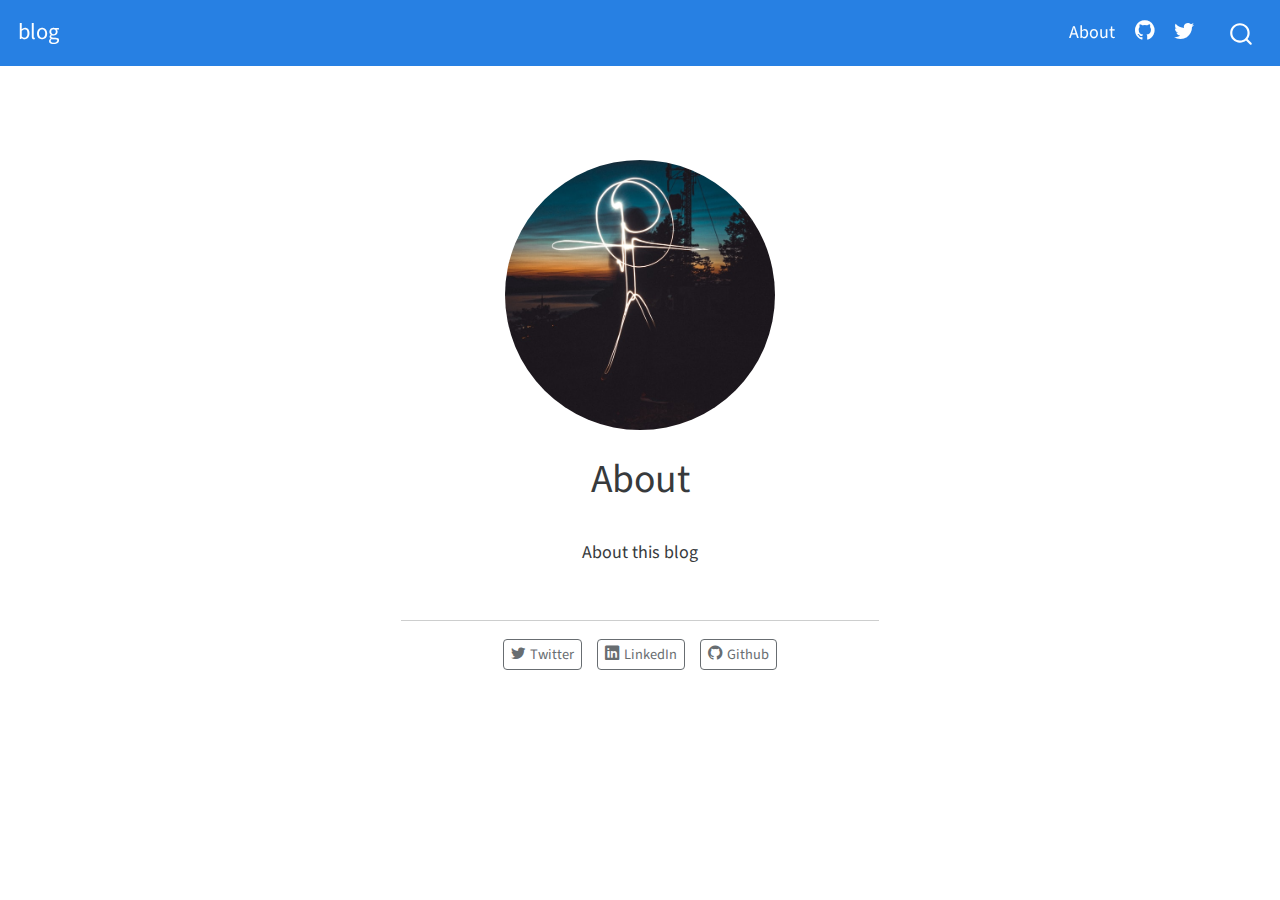
<file: _site/about.html>
<!DOCTYPE html>
<html xmlns="http://www.w3.org/1999/xhtml" lang="en" xml:lang="en"><head>

<meta charset="utf-8">
<meta name="generator" content="quarto-1.2.269">

<meta name="viewport" content="width=device-width, initial-scale=1.0, user-scalable=yes">


<title>blog - About</title>
<style>
code{white-space: pre-wrap;}
span.smallcaps{font-variant: small-caps;}
div.columns{display: flex; gap: min(4vw, 1.5em);}
div.column{flex: auto; overflow-x: auto;}
div.hanging-indent{margin-left: 1.5em; text-indent: -1.5em;}
ul.task-list{list-style: none;}
ul.task-list li input[type="checkbox"] {
  width: 0.8em;
  margin: 0 0.8em 0.2em -1.6em;
  vertical-align: middle;
}
</style>


<script src="site_libs/quarto-nav/quarto-nav.js"></script>
<script src="site_libs/quarto-nav/headroom.min.js"></script>
<script src="site_libs/clipboard/clipboard.min.js"></script>
<script src="site_libs/quarto-search/autocomplete.umd.js"></script>
<script src="site_libs/quarto-search/fuse.min.js"></script>
<script src="site_libs/quarto-search/quarto-search.js"></script>
<meta name="quarto:offset" content="./">
<script src="site_libs/quarto-html/quarto.js"></script>
<script src="site_libs/quarto-html/popper.min.js"></script>
<script src="site_libs/quarto-html/tippy.umd.min.js"></script>
<link href="site_libs/quarto-html/tippy.css" rel="stylesheet">
<link href="site_libs/quarto-html/quarto-syntax-highlighting.css" rel="stylesheet" id="quarto-text-highlighting-styles">
<script src="site_libs/bootstrap/bootstrap.min.js"></script>
<link href="site_libs/bootstrap/bootstrap-icons.css" rel="stylesheet">
<link href="site_libs/bootstrap/bootstrap.min.css" rel="stylesheet" id="quarto-bootstrap" data-mode="light">
<script id="quarto-search-options" type="application/json">{
  "location": "navbar",
  "copy-button": false,
  "collapse-after": 3,
  "panel-placement": "end",
  "type": "overlay",
  "limit": 20,
  "language": {
    "search-no-results-text": "No results",
    "search-matching-documents-text": "matching documents",
    "search-copy-link-title": "Copy link to search",
    "search-hide-matches-text": "Hide additional matches",
    "search-more-match-text": "more match in this document",
    "search-more-matches-text": "more matches in this document",
    "search-clear-button-title": "Clear",
    "search-detached-cancel-button-title": "Cancel",
    "search-submit-button-title": "Submit"
  }
}</script>


<link rel="stylesheet" href="styles.css">
</head>

<body class="nav-fixed fullcontent">

<div id="quarto-search-results"></div>
  <header id="quarto-header" class="headroom fixed-top">
    <nav class="navbar navbar-expand-lg navbar-dark ">
      <div class="navbar-container container-fluid">
      <div class="navbar-brand-container">
    <a class="navbar-brand" href="./index.html">
    <span class="navbar-title">blog</span>
    </a>
  </div>
          <button class="navbar-toggler" type="button" data-bs-toggle="collapse" data-bs-target="#navbarCollapse" aria-controls="navbarCollapse" aria-expanded="false" aria-label="Toggle navigation" onclick="if (window.quartoToggleHeadroom) { window.quartoToggleHeadroom(); }">
  <span class="navbar-toggler-icon"></span>
</button>
          <div class="collapse navbar-collapse" id="navbarCollapse">
            <ul class="navbar-nav navbar-nav-scroll ms-auto">
  <li class="nav-item">
    <a class="nav-link active" href="./about.html" aria-current="page">
 <span class="menu-text">About</span></a>
  </li>  
  <li class="nav-item compact">
    <a class="nav-link" href="https://github.com/"><i class="bi bi-github" role="img">
</i> 
 <span class="menu-text"></span></a>
  </li>  
  <li class="nav-item compact">
    <a class="nav-link" href="https://twitter.com"><i class="bi bi-twitter" role="img">
</i> 
 <span class="menu-text"></span></a>
  </li>  
</ul>
              <div id="quarto-search" class="" title="Search"></div>
          </div> <!-- /navcollapse -->
      </div> <!-- /container-fluid -->
    </nav>
</header>
<!-- content -->
<div id="quarto-content" class="quarto-container page-columns page-rows-contents page-layout-article page-navbar">
<!-- sidebar -->
<!-- margin-sidebar -->
    
<!-- main -->
<div class="quarto-about-jolla">
  <img src="profile.jpg" class="about-image
  round " style="height: 15em; width: 15em;">
 <header id="title-block-header" class="quarto-title-block default">
<div class="quarto-title">
<h1 class="title">About</h1>
</div>
<div class="quarto-title-meta">
  </div>
</header><main class="content" id="quarto-document-content">
<p>About this blog</p>


</main> 
  <hr class="about-sep">
   <div class="about-links">
  <a href="https://twitter.com" class="about-link">
    <i class="bi bi-twitter"></i>
     <span class="about-link-text">Twitter</span>
  </a>
  <a href="https://linkedin.com" class="about-link">
    <i class="bi bi-linkedin"></i>
     <span class="about-link-text">LinkedIn</span>
  </a>
  <a href="https://github.com" class="about-link">
    <i class="bi bi-github"></i>
     <span class="about-link-text">Github</span>
  </a>
</div>
</div>
 <!-- /main -->
<script id="quarto-html-after-body" type="application/javascript">
window.document.addEventListener("DOMContentLoaded", function (event) {
  const toggleBodyColorMode = (bsSheetEl) => {
    const mode = bsSheetEl.getAttribute("data-mode");
    const bodyEl = window.document.querySelector("body");
    if (mode === "dark") {
      bodyEl.classList.add("quarto-dark");
      bodyEl.classList.remove("quarto-light");
    } else {
      bodyEl.classList.add("quarto-light");
      bodyEl.classList.remove("quarto-dark");
    }
  }
  const toggleBodyColorPrimary = () => {
    const bsSheetEl = window.document.querySelector("link#quarto-bootstrap");
    if (bsSheetEl) {
      toggleBodyColorMode(bsSheetEl);
    }
  }
  toggleBodyColorPrimary();  
  const clipboard = new window.ClipboardJS('.code-copy-button', {
    target: function(trigger) {
      return trigger.previousElementSibling;
    }
  });
  clipboard.on('success', function(e) {
    // button target
    const button = e.trigger;
    // don't keep focus
    button.blur();
    // flash "checked"
    button.classList.add('code-copy-button-checked');
    var currentTitle = button.getAttribute("title");
    button.setAttribute("title", "Copied!");
    let tooltip;
    if (window.bootstrap) {
      button.setAttribute("data-bs-toggle", "tooltip");
      button.setAttribute("data-bs-placement", "left");
      button.setAttribute("data-bs-title", "Copied!");
      tooltip = new bootstrap.Tooltip(button, 
        { trigger: "manual", 
          customClass: "code-copy-button-tooltip",
          offset: [0, -8]});
      tooltip.show();    
    }
    setTimeout(function() {
      if (tooltip) {
        tooltip.hide();
        button.removeAttribute("data-bs-title");
        button.removeAttribute("data-bs-toggle");
        button.removeAttribute("data-bs-placement");
      }
      button.setAttribute("title", currentTitle);
      button.classList.remove('code-copy-button-checked');
    }, 1000);
    // clear code selection
    e.clearSelection();
  });
  function tippyHover(el, contentFn) {
    const config = {
      allowHTML: true,
      content: contentFn,
      maxWidth: 500,
      delay: 100,
      arrow: false,
      appendTo: function(el) {
          return el.parentElement;
      },
      interactive: true,
      interactiveBorder: 10,
      theme: 'quarto',
      placement: 'bottom-start'
    };
    window.tippy(el, config); 
  }
  const noterefs = window.document.querySelectorAll('a[role="doc-noteref"]');
  for (var i=0; i<noterefs.length; i++) {
    const ref = noterefs[i];
    tippyHover(ref, function() {
      // use id or data attribute instead here
      let href = ref.getAttribute('data-footnote-href') || ref.getAttribute('href');
      try { href = new URL(href).hash; } catch {}
      const id = href.replace(/^#\/?/, "");
      const note = window.document.getElementById(id);
      return note.innerHTML;
    });
  }
  const findCites = (el) => {
    const parentEl = el.parentElement;
    if (parentEl) {
      const cites = parentEl.dataset.cites;
      if (cites) {
        return {
          el,
          cites: cites.split(' ')
        };
      } else {
        return findCites(el.parentElement)
      }
    } else {
      return undefined;
    }
  };
  var bibliorefs = window.document.querySelectorAll('a[role="doc-biblioref"]');
  for (var i=0; i<bibliorefs.length; i++) {
    const ref = bibliorefs[i];
    const citeInfo = findCites(ref);
    if (citeInfo) {
      tippyHover(citeInfo.el, function() {
        var popup = window.document.createElement('div');
        citeInfo.cites.forEach(function(cite) {
          var citeDiv = window.document.createElement('div');
          citeDiv.classList.add('hanging-indent');
          citeDiv.classList.add('csl-entry');
          var biblioDiv = window.document.getElementById('ref-' + cite);
          if (biblioDiv) {
            citeDiv.innerHTML = biblioDiv.innerHTML;
          }
          popup.appendChild(citeDiv);
        });
        return popup.innerHTML;
      });
    }
  }
});
</script>
</div> <!-- /content -->



</body></html>
</file>
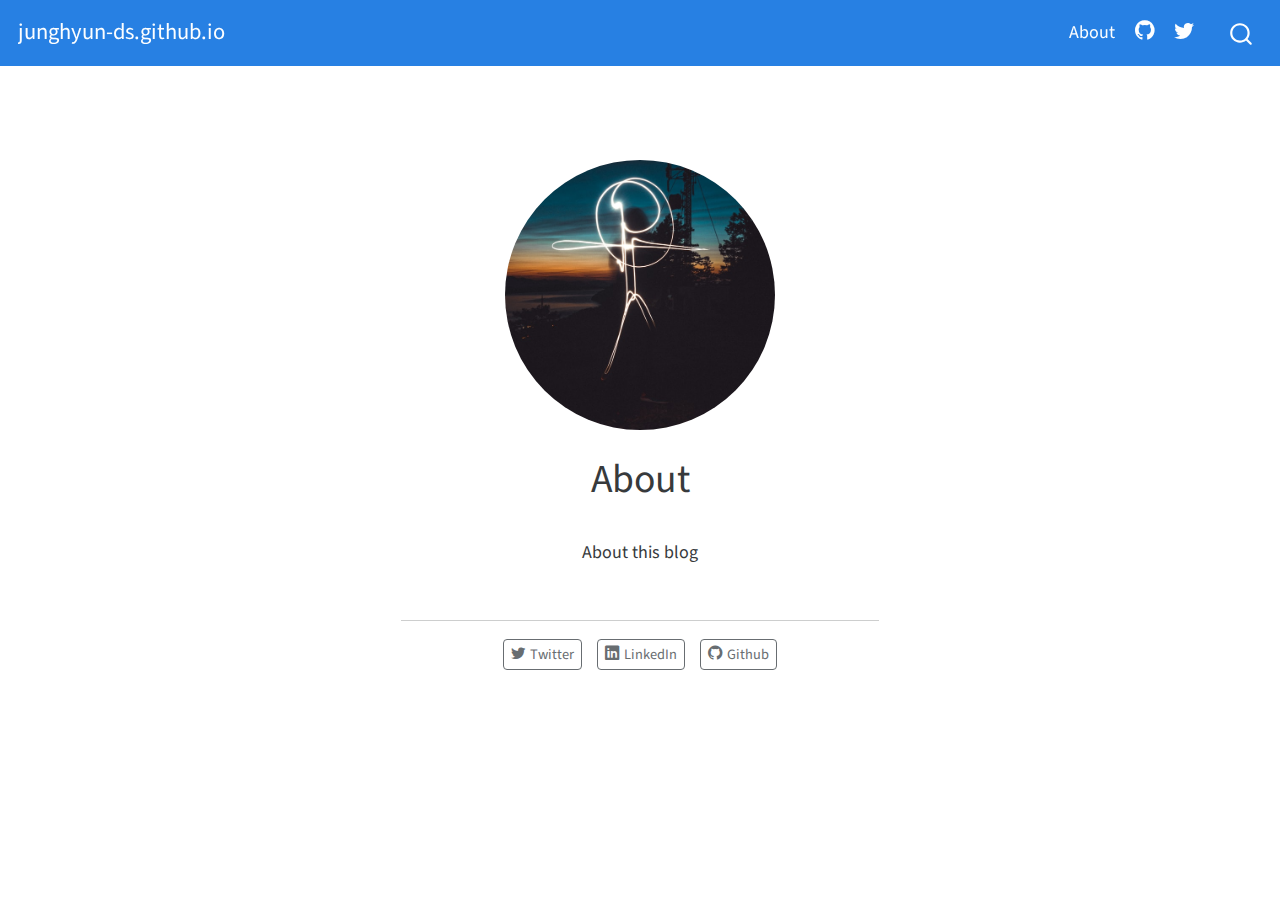
<file: docs/about.html>
<!DOCTYPE html>
<html xmlns="http://www.w3.org/1999/xhtml" lang="en" xml:lang="en"><head>

<meta charset="utf-8">
<meta name="generator" content="quarto-1.2.335">

<meta name="viewport" content="width=device-width, initial-scale=1.0, user-scalable=yes">


<title>junghyun-ds.github.io - About</title>
<style>
code{white-space: pre-wrap;}
span.smallcaps{font-variant: small-caps;}
div.columns{display: flex; gap: min(4vw, 1.5em);}
div.column{flex: auto; overflow-x: auto;}
div.hanging-indent{margin-left: 1.5em; text-indent: -1.5em;}
ul.task-list{list-style: none;}
ul.task-list li input[type="checkbox"] {
  width: 0.8em;
  margin: 0 0.8em 0.2em -1.6em;
  vertical-align: middle;
}
</style>


<script src="site_libs/quarto-nav/quarto-nav.js"></script>
<script src="site_libs/quarto-nav/headroom.min.js"></script>
<script src="site_libs/clipboard/clipboard.min.js"></script>
<script src="site_libs/quarto-search/autocomplete.umd.js"></script>
<script src="site_libs/quarto-search/fuse.min.js"></script>
<script src="site_libs/quarto-search/quarto-search.js"></script>
<meta name="quarto:offset" content="./">
<script src="site_libs/quarto-html/quarto.js"></script>
<script src="site_libs/quarto-html/popper.min.js"></script>
<script src="site_libs/quarto-html/tippy.umd.min.js"></script>
<link href="site_libs/quarto-html/tippy.css" rel="stylesheet">
<link href="site_libs/quarto-html/quarto-syntax-highlighting.css" rel="stylesheet" id="quarto-text-highlighting-styles">
<script src="site_libs/bootstrap/bootstrap.min.js"></script>
<link href="site_libs/bootstrap/bootstrap-icons.css" rel="stylesheet">
<link href="site_libs/bootstrap/bootstrap.min.css" rel="stylesheet" id="quarto-bootstrap" data-mode="light">
<script id="quarto-search-options" type="application/json">{
  "location": "navbar",
  "copy-button": false,
  "collapse-after": 3,
  "panel-placement": "end",
  "type": "overlay",
  "limit": 20,
  "language": {
    "search-no-results-text": "No results",
    "search-matching-documents-text": "matching documents",
    "search-copy-link-title": "Copy link to search",
    "search-hide-matches-text": "Hide additional matches",
    "search-more-match-text": "more match in this document",
    "search-more-matches-text": "more matches in this document",
    "search-clear-button-title": "Clear",
    "search-detached-cancel-button-title": "Cancel",
    "search-submit-button-title": "Submit"
  }
}</script>


<link rel="stylesheet" href="styles.css">
</head>

<body class="nav-fixed fullcontent">

<div id="quarto-search-results"></div>
  <header id="quarto-header" class="headroom fixed-top">
    <nav class="navbar navbar-expand-lg navbar-dark ">
      <div class="navbar-container container-fluid">
      <div class="navbar-brand-container">
    <a class="navbar-brand" href="./index.html">
    <span class="navbar-title">junghyun-ds.github.io</span>
    </a>
  </div>
          <button class="navbar-toggler" type="button" data-bs-toggle="collapse" data-bs-target="#navbarCollapse" aria-controls="navbarCollapse" aria-expanded="false" aria-label="Toggle navigation" onclick="if (window.quartoToggleHeadroom) { window.quartoToggleHeadroom(); }">
  <span class="navbar-toggler-icon"></span>
</button>
          <div class="collapse navbar-collapse" id="navbarCollapse">
            <ul class="navbar-nav navbar-nav-scroll ms-auto">
  <li class="nav-item">
    <a class="nav-link active" href="./about.html" aria-current="page">
 <span class="menu-text">About</span></a>
  </li>  
  <li class="nav-item compact">
    <a class="nav-link" href="https://github.com/"><i class="bi bi-github" role="img">
</i> 
 <span class="menu-text"></span></a>
  </li>  
  <li class="nav-item compact">
    <a class="nav-link" href="https://twitter.com"><i class="bi bi-twitter" role="img">
</i> 
 <span class="menu-text"></span></a>
  </li>  
</ul>
              <div id="quarto-search" class="" title="Search"></div>
          </div> <!-- /navcollapse -->
      </div> <!-- /container-fluid -->
    </nav>
</header>
<!-- content -->
<div id="quarto-content" class="quarto-container page-columns page-rows-contents page-layout-article page-navbar">
<!-- sidebar -->
<!-- margin-sidebar -->
    
<!-- main -->
<div class="quarto-about-jolla">
  <img src="profile.jpg" class="about-image
  round " style="height: 15em; width: 15em;">
 <header id="title-block-header" class="quarto-title-block default">
<div class="quarto-title">
<h1 class="title">About</h1>
</div>
<div class="quarto-title-meta">
  </div>
</header><main class="content" id="quarto-document-content">
<p>About this blog</p>


</main> 
  <hr class="about-sep">
   <div class="about-links">
  <a href="https://twitter.com" class="about-link">
    <i class="bi bi-twitter"></i>
     <span class="about-link-text">Twitter</span>
  </a>
  <a href="https://linkedin.com" class="about-link">
    <i class="bi bi-linkedin"></i>
     <span class="about-link-text">LinkedIn</span>
  </a>
  <a href="https://github.com" class="about-link">
    <i class="bi bi-github"></i>
     <span class="about-link-text">Github</span>
  </a>
</div>
</div>
 <!-- /main -->
<script id="quarto-html-after-body" type="application/javascript">
window.document.addEventListener("DOMContentLoaded", function (event) {
  const toggleBodyColorMode = (bsSheetEl) => {
    const mode = bsSheetEl.getAttribute("data-mode");
    const bodyEl = window.document.querySelector("body");
    if (mode === "dark") {
      bodyEl.classList.add("quarto-dark");
      bodyEl.classList.remove("quarto-light");
    } else {
      bodyEl.classList.add("quarto-light");
      bodyEl.classList.remove("quarto-dark");
    }
  }
  const toggleBodyColorPrimary = () => {
    const bsSheetEl = window.document.querySelector("link#quarto-bootstrap");
    if (bsSheetEl) {
      toggleBodyColorMode(bsSheetEl);
    }
  }
  toggleBodyColorPrimary();  
  const clipboard = new window.ClipboardJS('.code-copy-button', {
    target: function(trigger) {
      return trigger.previousElementSibling;
    }
  });
  clipboard.on('success', function(e) {
    // button target
    const button = e.trigger;
    // don't keep focus
    button.blur();
    // flash "checked"
    button.classList.add('code-copy-button-checked');
    var currentTitle = button.getAttribute("title");
    button.setAttribute("title", "Copied!");
    let tooltip;
    if (window.bootstrap) {
      button.setAttribute("data-bs-toggle", "tooltip");
      button.setAttribute("data-bs-placement", "left");
      button.setAttribute("data-bs-title", "Copied!");
      tooltip = new bootstrap.Tooltip(button, 
        { trigger: "manual", 
          customClass: "code-copy-button-tooltip",
          offset: [0, -8]});
      tooltip.show();    
    }
    setTimeout(function() {
      if (tooltip) {
        tooltip.hide();
        button.removeAttribute("data-bs-title");
        button.removeAttribute("data-bs-toggle");
        button.removeAttribute("data-bs-placement");
      }
      button.setAttribute("title", currentTitle);
      button.classList.remove('code-copy-button-checked');
    }, 1000);
    // clear code selection
    e.clearSelection();
  });
  function tippyHover(el, contentFn) {
    const config = {
      allowHTML: true,
      content: contentFn,
      maxWidth: 500,
      delay: 100,
      arrow: false,
      appendTo: function(el) {
          return el.parentElement;
      },
      interactive: true,
      interactiveBorder: 10,
      theme: 'quarto',
      placement: 'bottom-start'
    };
    window.tippy(el, config); 
  }
  const noterefs = window.document.querySelectorAll('a[role="doc-noteref"]');
  for (var i=0; i<noterefs.length; i++) {
    const ref = noterefs[i];
    tippyHover(ref, function() {
      // use id or data attribute instead here
      let href = ref.getAttribute('data-footnote-href') || ref.getAttribute('href');
      try { href = new URL(href).hash; } catch {}
      const id = href.replace(/^#\/?/, "");
      const note = window.document.getElementById(id);
      return note.innerHTML;
    });
  }
  const findCites = (el) => {
    const parentEl = el.parentElement;
    if (parentEl) {
      const cites = parentEl.dataset.cites;
      if (cites) {
        return {
          el,
          cites: cites.split(' ')
        };
      } else {
        return findCites(el.parentElement)
      }
    } else {
      return undefined;
    }
  };
  var bibliorefs = window.document.querySelectorAll('a[role="doc-biblioref"]');
  for (var i=0; i<bibliorefs.length; i++) {
    const ref = bibliorefs[i];
    const citeInfo = findCites(ref);
    if (citeInfo) {
      tippyHover(citeInfo.el, function() {
        var popup = window.document.createElement('div');
        citeInfo.cites.forEach(function(cite) {
          var citeDiv = window.document.createElement('div');
          citeDiv.classList.add('hanging-indent');
          citeDiv.classList.add('csl-entry');
          var biblioDiv = window.document.getElementById('ref-' + cite);
          if (biblioDiv) {
            citeDiv.innerHTML = biblioDiv.innerHTML;
          }
          popup.appendChild(citeDiv);
        });
        return popup.innerHTML;
      });
    }
  }
});
</script>
</div> <!-- /content -->



</body></html>
</file>
<file: _site/site_libs/quarto-html/tippy.css>
.tippy-box[data-animation=fade][data-state=hidden]{opacity:0}[data-tippy-root]{max-width:calc(100vw - 10px)}.tippy-box{position:relative;background-color:#333;color:#fff;border-radius:4px;font-size:14px;line-height:1.4;white-space:normal;outline:0;transition-property:transform,visibility,opacity}.tippy-box[data-placement^=top]>.tippy-arrow{bottom:0}.tippy-box[data-placement^=top]>.tippy-arrow:before{bottom:-7px;left:0;border-width:8px 8px 0;border-top-color:initial;transform-origin:center top}.tippy-box[data-placement^=bottom]>.tippy-arrow{top:0}.tippy-box[data-placement^=bottom]>.tippy-arrow:before{top:-7px;left:0;border-width:0 8px 8px;border-bottom-color:initial;transform-origin:center bottom}.tippy-box[data-placement^=left]>.tippy-arrow{right:0}.tippy-box[data-placement^=left]>.tippy-arrow:before{border-width:8px 0 8px 8px;border-left-color:initial;right:-7px;transform-origin:center left}.tippy-box[data-placement^=right]>.tippy-arrow{left:0}.tippy-box[data-placement^=right]>.tippy-arrow:before{left:-7px;border-width:8px 8px 8px 0;border-right-color:initial;transform-origin:center right}.tippy-box[data-inertia][data-state=visible]{transition-timing-function:cubic-bezier(.54,1.5,.38,1.11)}.tippy-arrow{width:16px;height:16px;color:#333}.tippy-arrow:before{content:"";position:absolute;border-color:transparent;border-style:solid}.tippy-content{position:relative;padding:5px 9px;z-index:1}
</file>
<file: _site/site_libs/quarto-html/quarto-syntax-highlighting.css>
/* quarto syntax highlight colors */
:root {
  --quarto-hl-ot-color: #003B4F;
  --quarto-hl-at-color: #657422;
  --quarto-hl-ss-color: #20794D;
  --quarto-hl-an-color: #5E5E5E;
  --quarto-hl-fu-color: #4758AB;
  --quarto-hl-st-color: #20794D;
  --quarto-hl-cf-color: #003B4F;
  --quarto-hl-op-color: #5E5E5E;
  --quarto-hl-er-color: #AD0000;
  --quarto-hl-bn-color: #AD0000;
  --quarto-hl-al-color: #AD0000;
  --quarto-hl-va-color: #111111;
  --quarto-hl-bu-color: inherit;
  --quarto-hl-ex-color: inherit;
  --quarto-hl-pp-color: #AD0000;
  --quarto-hl-in-color: #5E5E5E;
  --quarto-hl-vs-color: #20794D;
  --quarto-hl-wa-color: #5E5E5E;
  --quarto-hl-do-color: #5E5E5E;
  --quarto-hl-im-color: #00769E;
  --quarto-hl-ch-color: #20794D;
  --quarto-hl-dt-color: #AD0000;
  --quarto-hl-fl-color: #AD0000;
  --quarto-hl-co-color: #5E5E5E;
  --quarto-hl-cv-color: #5E5E5E;
  --quarto-hl-cn-color: #8f5902;
  --quarto-hl-sc-color: #5E5E5E;
  --quarto-hl-dv-color: #AD0000;
  --quarto-hl-kw-color: #003B4F;
}

/* other quarto variables */
:root {
  --quarto-font-monospace: SFMono-Regular, Menlo, Monaco, Consolas, "Liberation Mono", "Courier New", monospace;
}

pre > code.sourceCode > span {
  color: #003B4F;
}

code span {
  color: #003B4F;
}

code.sourceCode > span {
  color: #003B4F;
}

div.sourceCode,
div.sourceCode pre.sourceCode {
  color: #003B4F;
}

code span.ot {
  color: #003B4F;
}

code span.at {
  color: #657422;
}

code span.ss {
  color: #20794D;
}

code span.an {
  color: #5E5E5E;
}

code span.fu {
  color: #4758AB;
}

code span.st {
  color: #20794D;
}

code span.cf {
  color: #003B4F;
}

code span.op {
  color: #5E5E5E;
}

code span.er {
  color: #AD0000;
}

code span.bn {
  color: #AD0000;
}

code span.al {
  color: #AD0000;
}

code span.va {
  color: #111111;
}

code span.pp {
  color: #AD0000;
}

code span.in {
  color: #5E5E5E;
}

code span.vs {
  color: #20794D;
}

code span.wa {
  color: #5E5E5E;
  font-style: italic;
}

code span.do {
  color: #5E5E5E;
  font-style: italic;
}

code span.im {
  color: #00769E;
}

code span.ch {
  color: #20794D;
}

code span.dt {
  color: #AD0000;
}

code span.fl {
  color: #AD0000;
}

code span.co {
  color: #5E5E5E;
}

code span.cv {
  color: #5E5E5E;
  font-style: italic;
}

code span.cn {
  color: #8f5902;
}

code span.sc {
  color: #5E5E5E;
}

code span.dv {
  color: #AD0000;
}

code span.kw {
  color: #003B4F;
}

.prevent-inlining {
  content: "</";
}

/*# sourceMappingURL=debc5d5d77c3f9108843748ff7464032.css.map */
</file>
<file: _site/styles.css>
/* css styles */
</file>
<file: docs/site_libs/quarto-html/tippy.css>
.tippy-box[data-animation=fade][data-state=hidden]{opacity:0}[data-tippy-root]{max-width:calc(100vw - 10px)}.tippy-box{position:relative;background-color:#333;color:#fff;border-radius:4px;font-size:14px;line-height:1.4;white-space:normal;outline:0;transition-property:transform,visibility,opacity}.tippy-box[data-placement^=top]>.tippy-arrow{bottom:0}.tippy-box[data-placement^=top]>.tippy-arrow:before{bottom:-7px;left:0;border-width:8px 8px 0;border-top-color:initial;transform-origin:center top}.tippy-box[data-placement^=bottom]>.tippy-arrow{top:0}.tippy-box[data-placement^=bottom]>.tippy-arrow:before{top:-7px;left:0;border-width:0 8px 8px;border-bottom-color:initial;transform-origin:center bottom}.tippy-box[data-placement^=left]>.tippy-arrow{right:0}.tippy-box[data-placement^=left]>.tippy-arrow:before{border-width:8px 0 8px 8px;border-left-color:initial;right:-7px;transform-origin:center left}.tippy-box[data-placement^=right]>.tippy-arrow{left:0}.tippy-box[data-placement^=right]>.tippy-arrow:before{left:-7px;border-width:8px 8px 8px 0;border-right-color:initial;transform-origin:center right}.tippy-box[data-inertia][data-state=visible]{transition-timing-function:cubic-bezier(.54,1.5,.38,1.11)}.tippy-arrow{width:16px;height:16px;color:#333}.tippy-arrow:before{content:"";position:absolute;border-color:transparent;border-style:solid}.tippy-content{position:relative;padding:5px 9px;z-index:1}
</file>
<file: docs/site_libs/quarto-html/quarto-syntax-highlighting.css>
/* quarto syntax highlight colors */
:root {
  --quarto-hl-ot-color: #003B4F;
  --quarto-hl-at-color: #657422;
  --quarto-hl-ss-color: #20794D;
  --quarto-hl-an-color: #5E5E5E;
  --quarto-hl-fu-color: #4758AB;
  --quarto-hl-st-color: #20794D;
  --quarto-hl-cf-color: #003B4F;
  --quarto-hl-op-color: #5E5E5E;
  --quarto-hl-er-color: #AD0000;
  --quarto-hl-bn-color: #AD0000;
  --quarto-hl-al-color: #AD0000;
  --quarto-hl-va-color: #111111;
  --quarto-hl-bu-color: inherit;
  --quarto-hl-ex-color: inherit;
  --quarto-hl-pp-color: #AD0000;
  --quarto-hl-in-color: #5E5E5E;
  --quarto-hl-vs-color: #20794D;
  --quarto-hl-wa-color: #5E5E5E;
  --quarto-hl-do-color: #5E5E5E;
  --quarto-hl-im-color: #00769E;
  --quarto-hl-ch-color: #20794D;
  --quarto-hl-dt-color: #AD0000;
  --quarto-hl-fl-color: #AD0000;
  --quarto-hl-co-color: #5E5E5E;
  --quarto-hl-cv-color: #5E5E5E;
  --quarto-hl-cn-color: #8f5902;
  --quarto-hl-sc-color: #5E5E5E;
  --quarto-hl-dv-color: #AD0000;
  --quarto-hl-kw-color: #003B4F;
}

/* other quarto variables */
:root {
  --quarto-font-monospace: SFMono-Regular, Menlo, Monaco, Consolas, "Liberation Mono", "Courier New", monospace;
}

pre > code.sourceCode > span {
  color: #003B4F;
}

code span {
  color: #003B4F;
}

code.sourceCode > span {
  color: #003B4F;
}

div.sourceCode,
div.sourceCode pre.sourceCode {
  color: #003B4F;
}

code span.ot {
  color: #003B4F;
}

code span.at {
  color: #657422;
}

code span.ss {
  color: #20794D;
}

code span.an {
  color: #5E5E5E;
}

code span.fu {
  color: #4758AB;
}

code span.st {
  color: #20794D;
}

code span.cf {
  color: #003B4F;
}

code span.op {
  color: #5E5E5E;
}

code span.er {
  color: #AD0000;
}

code span.bn {
  color: #AD0000;
}

code span.al {
  color: #AD0000;
}

code span.va {
  color: #111111;
}

code span.pp {
  color: #AD0000;
}

code span.in {
  color: #5E5E5E;
}

code span.vs {
  color: #20794D;
}

code span.wa {
  color: #5E5E5E;
  font-style: italic;
}

code span.do {
  color: #5E5E5E;
  font-style: italic;
}

code span.im {
  color: #00769E;
}

code span.ch {
  color: #20794D;
}

code span.dt {
  color: #AD0000;
}

code span.fl {
  color: #AD0000;
}

code span.co {
  color: #5E5E5E;
}

code span.cv {
  color: #5E5E5E;
  font-style: italic;
}

code span.cn {
  color: #8f5902;
}

code span.sc {
  color: #5E5E5E;
}

code span.dv {
  color: #AD0000;
}

code span.kw {
  color: #003B4F;
}

.prevent-inlining {
  content: "</";
}

/*# sourceMappingURL=debc5d5d77c3f9108843748ff7464032.css.map */
</file>
<file: docs/styles.css>
/* css styles */
</file>
